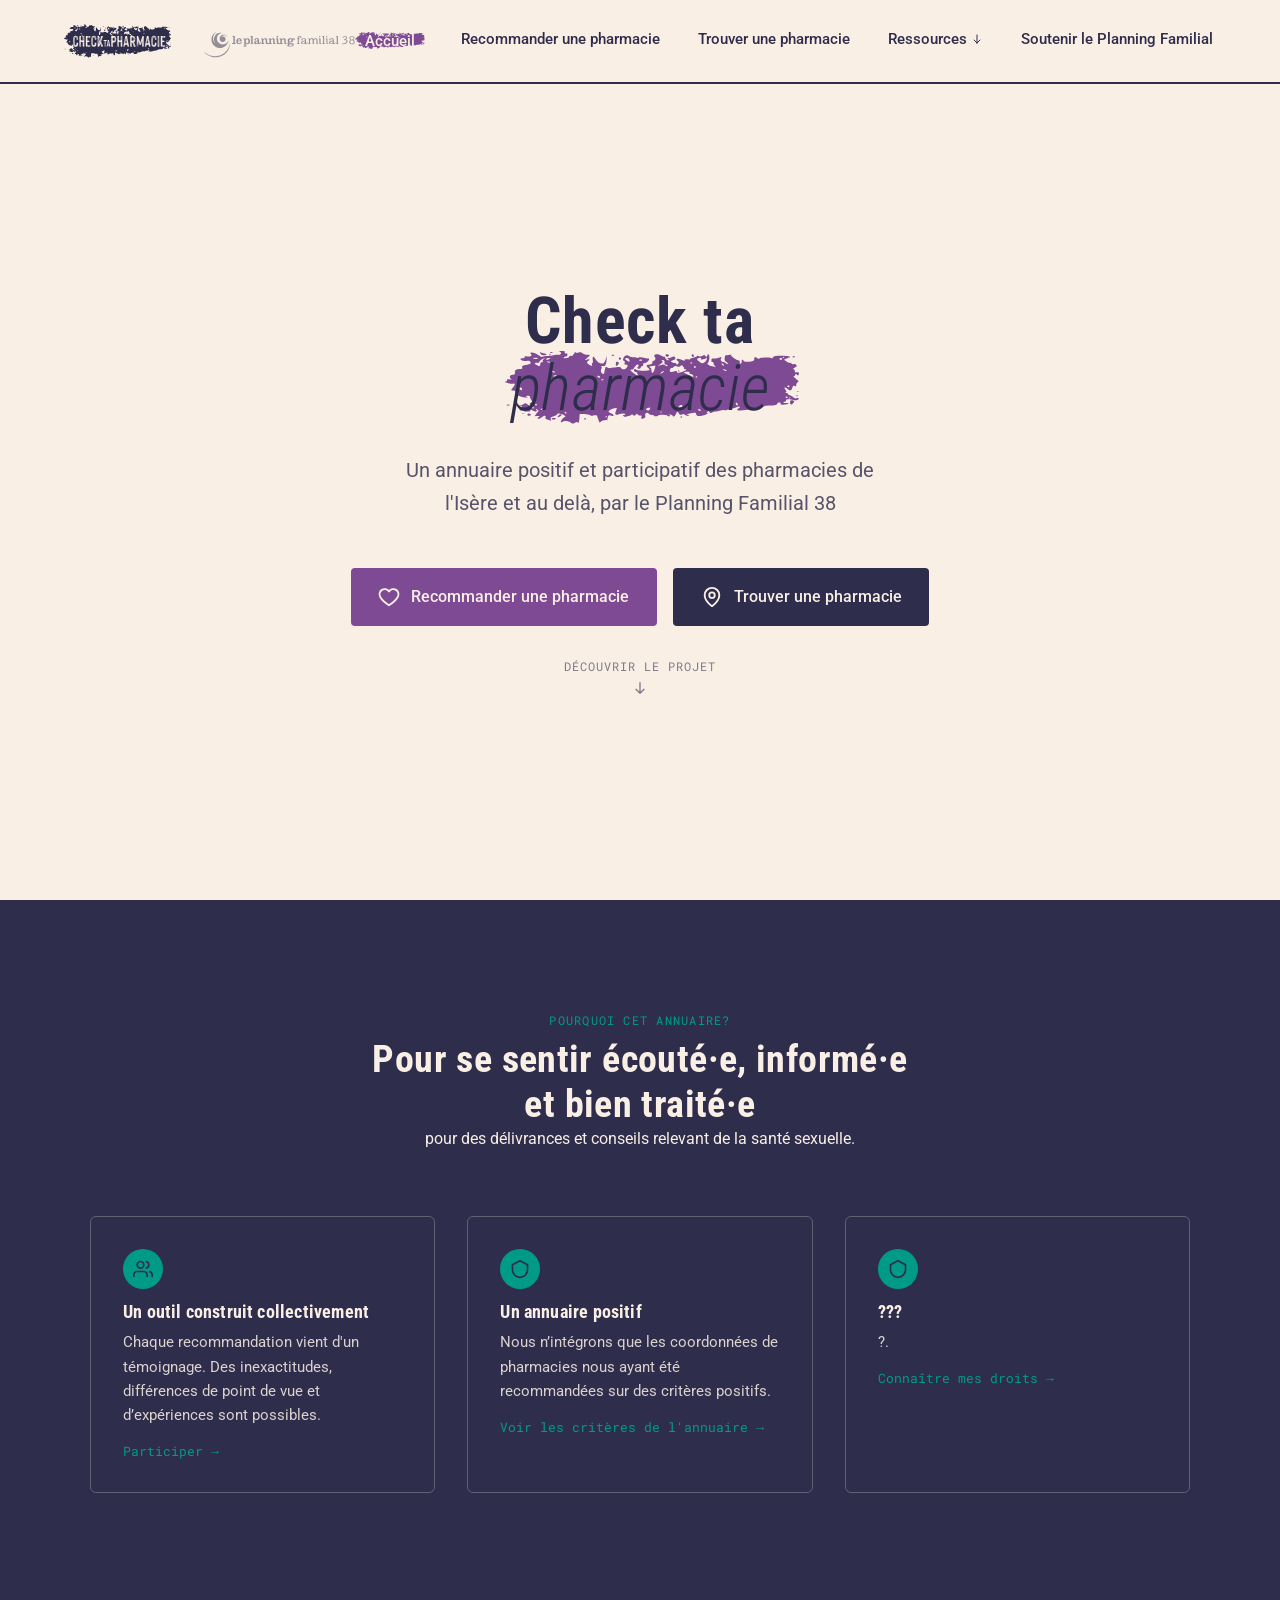
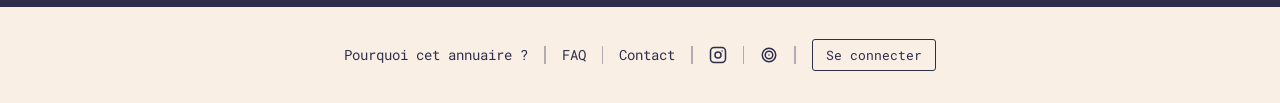
<file: index.html>
<!DOCTYPE html>
<html lang="fr">
<head>
<meta charset="UTF-8">
<meta name="viewport" content="width=device-width, initial-scale=1.0">
<title>Check ta pharmacie — Planning Familial 38</title>
<link rel="preconnect" href="https://fonts.googleapis.com">
<link rel="preconnect" href="https://fonts.gstatic.com" crossorigin>
<link href="https://fonts.googleapis.com/css2?family=Roboto:ital,wght@0,300;0,400;0,500;0,700;1,400&family=Roboto+Condensed:wght@400;600;700&family=Roboto+Mono:wght@400;500&display=swap" rel="stylesheet">
<link rel="stylesheet" href="css/styles.css">
<script src="js/layout.js" defer></script>
</head>
<body>

<!-- ============================================================
     BANDEAU SUPÉRIEUR
     ============================================================ -->
<site-header></site-header>

<!-- ============================================================
     PAGE D'ACCUEIL
     ============================================================ -->
<main id="accueil">
  <section class="hero">
    <h1 class="hero__title">Check ta <span class="chalk chalk--violet">pharmacie</span></h1>
    <p class="hero__subtitle">Un annuaire positif et participatif des pharmacies de l'Isère et au delà, par le Planning Familial 38</p>

    <div class="hero__actions">
      <a class="btn btn--violet" href="recommander.html">
        <svg class="icon" aria-hidden="true"><use href="assets/icons/sprite.svg#icon-heart"></use></svg>
        Recommander une pharmacie
      </a>
      <a class="btn btn--ink" href="trouver.html">
        <svg class="icon" aria-hidden="true"><use href="assets/icons/sprite.svg#icon-pin"></use></svg>
        Trouver une pharmacie
      </a>
    </div>

    <span class="scroll-cue">
      Découvrir le projet
      <svg class="icon" aria-hidden="true"><use href="assets/icons/sprite.svg#icon-chevron-down"></use></svg>
    </span>
  </section>

  <!-- ============================================================
       SECTION RÉVÉLÉE — fond ink / texte crème
       Démontre le composant .bloc réutilisable (icône + titre + texte + lien)
       ============================================================ -->
  <section class="section--ink" id="pourquoi">
    <div class="section__head">
      <span class="section__eyebrow">Pourquoi cet annuaire?</span>
      <h2 class="section__title">Pour se sentir écouté·e, informé·e et bien traité·e</h2>
      <p> pour des délivrances et conseils relevant de la santé sexuelle. </p>
    </div>

    <div class="blocs">
          <article class="bloc">
        <span class="bloc__icon" aria-hidden="true">
          <svg class="icon"><use href="assets/icons/sprite.svg#icon-users"></use></svg>
        </span>
        <h3 class="bloc__title">Un outil construit collectivement</h3>
        <p class="bloc__text">Chaque recommandation vient d'un témoignage. Des inexactitudes, différences de point de vue et d’expériences sont possibles.
</p>
        <a class="bloc__link" href="recommander.html">Participer →</a>
      </article>
      
      <article class="bloc">
        <span class="bloc__icon" aria-hidden="true">
          <svg class="icon"><use href="assets/icons/sprite.svg#icon-shield"></use></svg>
        </span>
        <h3 class="bloc__title">Un annuaire positif</h3>
        <p class="bloc__text">Nous n’intégrons que les coordonnées de pharmacies nous ayant été recommandées sur des critères positifs.</p>
        <a class="bloc__link" href="ressources/criteres.html">Voir les critères de l'annuaire →</a>
      </article>

      <article class="bloc">
        <span class="bloc__icon" aria-hidden="true">
          <svg class="icon"><use href="assets/icons/sprite.svg#icon-shield"></use></svg>
        </span>
        <h3 class="bloc__title">???</h3>
        <p class="bloc__text">?.</p>
        <a class="bloc__link" href="ressources/droits.html">Connaître mes droits →</a>
      </article>
    </div>
  </section>
</main>

<!-- ============================================================
     BANDEAU INFÉRIEUR
     ============================================================ -->
<site-footer></site-footer>


</body>
</html>
</file>
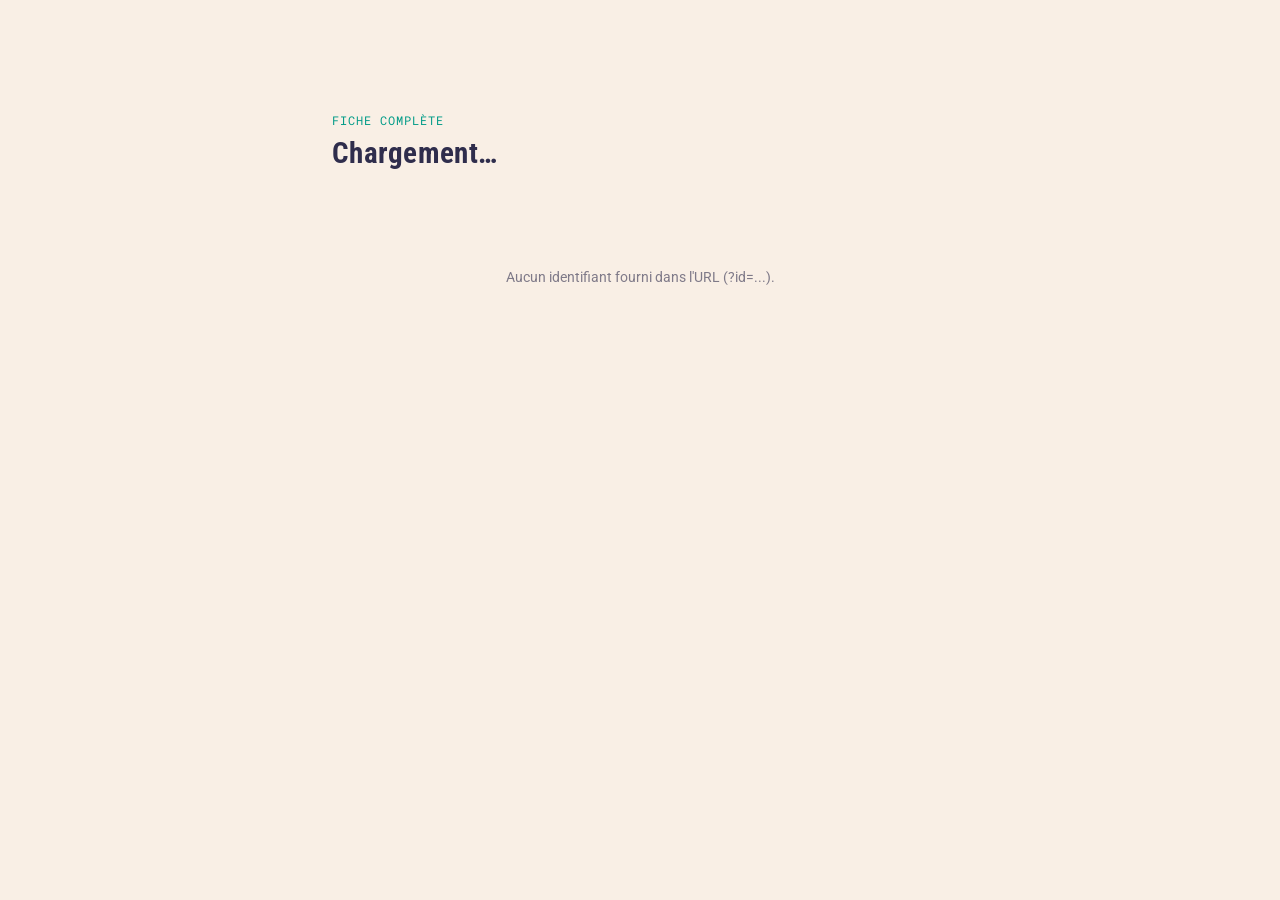
<file: pharmacie-detail.html>
<!DOCTYPE html>
<html lang="fr">
<head>
<meta charset="UTF-8">
<meta name="viewport" content="width=device-width, initial-scale=1.0">
<title>Fiche pharmacie — Administration</title>
<link rel="preconnect" href="https://fonts.googleapis.com">
<link rel="preconnect" href="https://fonts.gstatic.com" crossorigin>
<link href="https://fonts.googleapis.com/css2?family=Roboto:ital,wght@0,300;0,400;0,500;0,700;1,400&family=Roboto+Condensed:wght@400;600;700&family=Roboto+Mono:wght@400;500&display=swap" rel="stylesheet">
<link rel="stylesheet" href="css/styles.css">
<script src="js/pharmacie-detail.js" defer></script>
</head>
<body>

<main>
  <article class="content">
    <header class="content__intro" style="text-align:left;">
      <span class="content__eyebrow">Fiche complète</span>
      <h1 class="content__title" id="fiche-titre" style="font-size:1.8rem;">Chargement…</h1>
    </header>

    <div id="fiche-container" style="overflow-x:auto;"></div>
  </article>
</main>

</body>
</html>
</file>
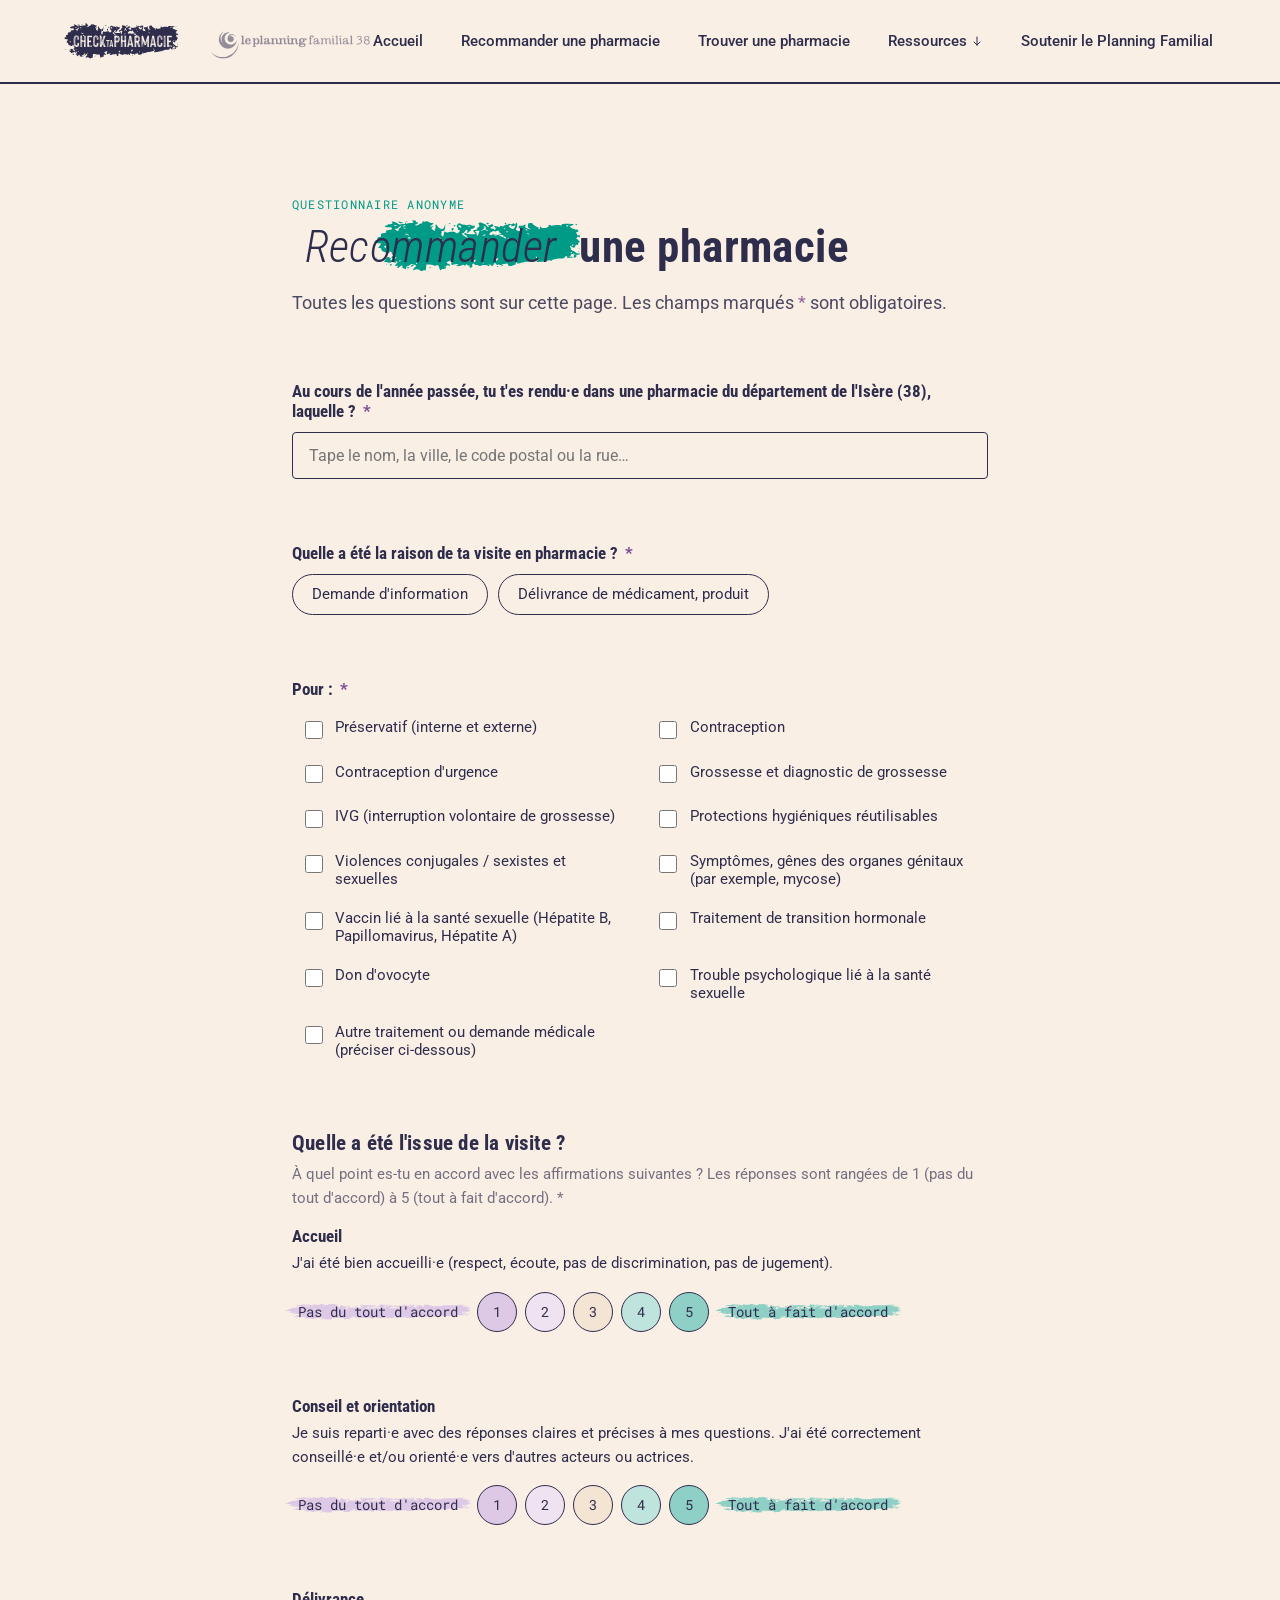
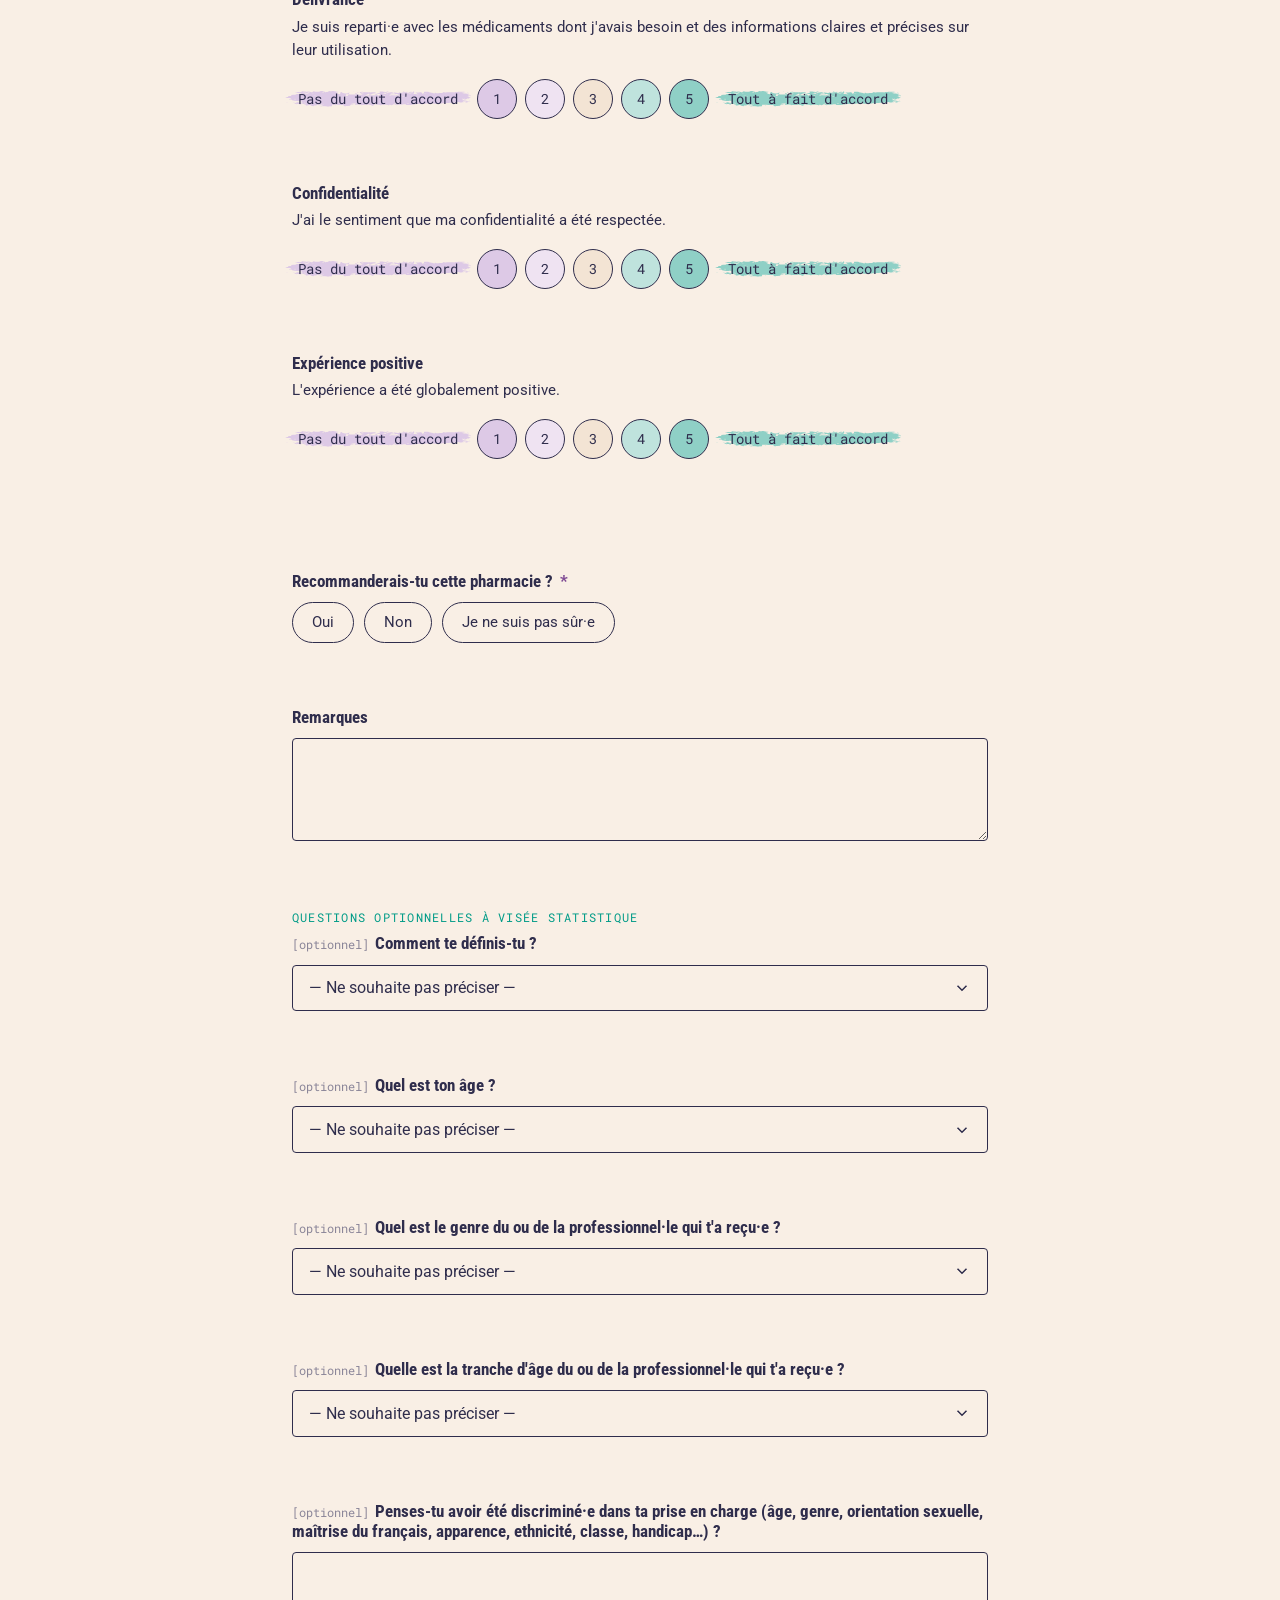
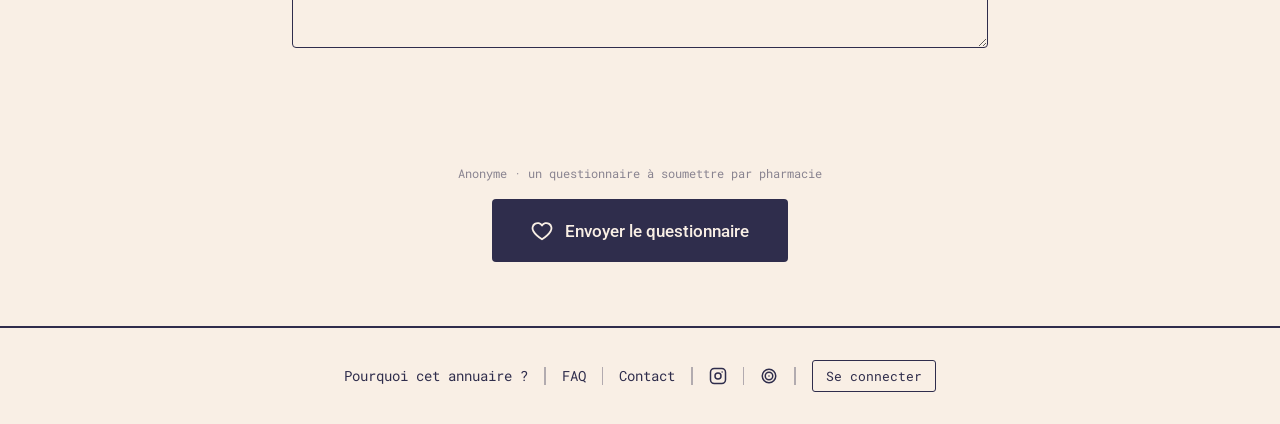
<file: questionnaire.html>
<!DOCTYPE html>
<html lang="fr">
<head>
<meta charset="UTF-8">
<meta name="viewport" content="width=device-width, initial-scale=1.0">
<title>Questionnaire — Recommander une pharmacie — Planning Familial 38</title>
<link rel="preconnect" href="https://fonts.googleapis.com">
<link rel="preconnect" href="https://fonts.gstatic.com" crossorigin>
<link href="https://fonts.googleapis.com/css2?family=Roboto:ital,wght@0,300;0,400;0,500;0,700;1,400&family=Roboto+Condensed:wght@400;600;700&family=Roboto+Mono:wght@400;500&display=swap" rel="stylesheet">
<link rel="stylesheet" href="css/styles.css">
<script src="js/layout.js" defer></script>
<script src="js/questionnaire.js" defer></script>
</head>
<body>

<site-header></site-header>

<main>
  <article class="content" style="max-width:760px;">

    <header class="content__intro">
      <span class="section__eyebrow">Questionnaire anonyme</span>
      <h1 class="content__title"><span class="chalk chalk--teal">Recommander</span>  une pharmacie</h1>
      <p class="content__lead">Toutes les questions sont sur cette page. Les champs marqués <span style="color:var(--violet)">*</span> sont obligatoires.</p>
    </header>

    <div id="form-error" class="form-error" role="alert" hidden>
      Merci de compléter toutes les questions obligatoires (*) avant d'envoyer le questionnaire.
    </div>

<div id="questionnaire-form-wrapper">
      <form id="questionnaire-form" novalidate>

        <!-- Piège à bots — invisible pour un humain, ne pas retirer -->
        <input type="text" name="site_web" id="site_web" autocomplete="off" tabindex="-1"
               style="position:absolute; left:-9999px; width:1px; height:1px; opacity:0;" aria-hidden="true">

        <!-- ============================================================
             PHARMACIE
             ============================================================ -->
        <div class="form-question">
          <label class="form-question__label" for="pharmacie">
            Au cours de l'année passée, tu t'es rendu·e dans une pharmacie du département de l'Isère (38), laquelle&nbsp;?
            <span class="required">*</span>
          </label>
          <input class="form-input" type="text" id="pharmacie" name="pharmacie"
                list="pharmacies-list" autocomplete="off" placeholder="Tape le nom, la ville, le code postal ou la rue…">
          <datalist id="pharmacies-list">
            <!-- Options ajoutées automatiquement depuis assets/data/pharmacies.json -->
          </datalist>
          <input type="hidden" id="pharmacie_id" name="pharmacie_id">
          <p id="pharmacie-non-trouvee" class="form-section__hint" hidden>
          <br>
            Sélectionne bien une pharmacie dans la liste proposée.
          </p>
        </div>

        <!-- ============================================================
             RAISON DE LA VISITE
             ============================================================ -->
<div class="form-question">
  <span class="form-question__label">Quelle a été la raison de ta visite en pharmacie&nbsp;? <span class="required">*</span></span>
  <div class="choice-group">
    <input type="radio" id="raison-information" name="raison" value="information">
    <label for="raison-information">Demande d'information</label>
    <input type="radio" id="raison-delivrance" name="raison" value="delivrance">
    <label for="raison-delivrance">Délivrance de médicament, produit</label>
  </div>

  <p id="desc-information" class="choice-desc" hidden>Tu es venu·e poser une question ou demander un conseil, sans repartir avec un médicament ou un produit particulier.</p>
  <p id="desc-delivrance" class="choice-desc" hidden>Tu es venu·e, avec ou sans ordonnance, pour obtenir un médicament, un produit ou un dispositif, et les informations nécessaires pour l'utiliser.</p>
</div>

<script>
  document.querySelectorAll('input[name="raison"]').forEach(input => {
    input.addEventListener('change', () => {
      document.querySelectorAll('.choice-desc').forEach(d => d.hidden = true);
      document.getElementById(`desc-${input.value}`).hidden = false;
    });
  });
</script>

        <!-- ============================================================
             POUR (motifs, choix multiple)
             ============================================================ -->
        <div class="form-question">
          <span class="form-question__label">Pour&nbsp;: <span class="required">*</span></span>
          <div class="checkbox-grid">
            <label><input type="checkbox" name="pour" value="preservatif"> Préservatif (interne et externe)</label>
            <label><input type="checkbox" name="pour" value="contraception"> Contraception</label>
            <label><input type="checkbox" name="pour" value="contraception_urgence"> Contraception d'urgence</label>
            <label><input type="checkbox" name="pour" value="grossesse"> Grossesse et diagnostic de grossesse</label>
            <label><input type="checkbox" name="pour" value="ivg"> IVG (interruption volontaire de grossesse)</label>
            <label><input type="checkbox" name="pour" value="protections_reutilisables"> Protections hygiéniques réutilisables</label>
            <label><input type="checkbox" name="pour" value="violences"> Violences conjugales / sexistes et sexuelles</label>
            <label><input type="checkbox" name="pour" value="symptomes"> Symptômes, gênes des organes génitaux (par exemple, mycose)</label>
            <label><input type="checkbox" name="pour" value="vaccin"> Vaccin lié à la santé sexuelle (Hépatite B, Papillomavirus, Hépatite A)</label>
            <label><input type="checkbox" name="pour" value="transition_hormonale"> Traitement de transition hormonale</label>
            <label><input type="checkbox" name="pour" value="don_ovocyte"> Don d'ovocyte</label>
            <label><input type="checkbox" name="pour" value="trouble_psy"> Trouble psychologique lié à la santé sexuelle</label>
            <label><input type="checkbox" name="pour" value="autre"> Autre traitement ou demande médicale (préciser ci-dessous)</label>
          </div>
          <div class="form-question__reveal" id="pour-autre-champ" hidden>
            <input class="form-input" type="text" name="pour_autre_texte" placeholder="Précise ici">
          </div>
        </div>

        <!-- ============================================================
             ÉCHELLE — issue de la visite
             ============================================================ -->
        <div class="form-section">
          <h2 class="form-section__title">Quelle a été l'issue de la visite&nbsp;?</h2>
          <p class="form-section__hint">À quel point es-tu en accord avec les affirmations suivantes&nbsp;? Les réponses sont rangées de 1 (pas du tout d'accord) à 5 (tout à fait d'accord).  <span class="required">*</span></p>

          <div class="form-question">
            <span class="form-question__label">Accueil</span>
            <p class="form-question__desc">J'ai été bien accueilli·e (respect, écoute, pas de discrimination, pas de jugement).</p>
            <div class="scale">
              <span class="scale__end">Pas du tout d'accord</span>
              <div class="scale__options">
                <span class="scale__opt--1"><input type="radio" id="accueil-1" name="scale-accueil" value="1"><label for="accueil-1">1</label></span>
                <span class="scale__opt--2"><input type="radio" id="accueil-2" name="scale-accueil" value="2"><label for="accueil-2">2</label></span>
                <span class="scale__opt--3"><input type="radio" id="accueil-3" name="scale-accueil" value="3"><label for="accueil-3">3</label></span>
                <span class="scale__opt--4"><input type="radio" id="accueil-4" name="scale-accueil" value="4"><label for="accueil-4">4</label></span>
                <span class="scale__opt--5"><input type="radio" id="accueil-5" name="scale-accueil" value="5"><label for="accueil-5">5</label></span>
              </div>
              <span class="scale__end scale__end--right">Tout à fait d'accord</span>
            </div>
          </div>

          <div class="form-question">
            <span class="form-question__label">Conseil et orientation</span>
            <p class="form-question__desc">Je suis reparti·e avec des réponses claires et précises à mes questions. J'ai été correctement conseillé·e et/ou orienté·e vers d'autres acteurs ou actrices.</p>
            <div class="scale">
              <span class="scale__end">Pas du tout d'accord</span>
              <div class="scale__options">
                <span class="scale__opt--1"><input type="radio" id="conseil-1" name="scale-conseil" value="1"><label for="conseil-1">1</label></span>
                <span class="scale__opt--2"><input type="radio" id="conseil-2" name="scale-conseil" value="2"><label for="conseil-2">2</label></span>
                <span class="scale__opt--3"><input type="radio" id="conseil-3" name="scale-conseil" value="3"><label for="conseil-3">3</label></span>
                <span class="scale__opt--4"><input type="radio" id="conseil-4" name="scale-conseil" value="4"><label for="conseil-4">4</label></span>
                <span class="scale__opt--5"><input type="radio" id="conseil-5" name="scale-conseil" value="5"><label for="conseil-5">5</label></span>
              </div>
              <span class="scale__end scale__end--right">Tout à fait d'accord</span>
            </div>
          </div>

          <div class="form-question">
            <span class="form-question__label">Délivrance</span>
            <p class="form-question__desc">Je suis reparti·e avec les médicaments dont j'avais besoin et des informations claires et précises sur leur utilisation.</p>
            <div class="scale">
              <span class="scale__end">Pas du tout d'accord</span>
              <div class="scale__options">
                <span class="scale__opt--1"><input type="radio" id="delivrance-1" name="scale-delivrance" value="1"><label for="delivrance-1">1</label></span>
                <span class="scale__opt--2"><input type="radio" id="delivrance-2" name="scale-delivrance" value="2"><label for="delivrance-2">2</label></span>
                <span class="scale__opt--3"><input type="radio" id="delivrance-3" name="scale-delivrance" value="3"><label for="delivrance-3">3</label></span>
                <span class="scale__opt--4"><input type="radio" id="delivrance-4" name="scale-delivrance" value="4"><label for="delivrance-4">4</label></span>
                <span class="scale__opt--5"><input type="radio" id="delivrance-5" name="scale-delivrance" value="5"><label for="delivrance-5">5</label></span>
              </div>
              <span class="scale__end scale__end--right">Tout à fait d'accord</span>
            </div>
          </div>

          <div class="form-question">
            <span class="form-question__label">Confidentialité</span>
            <p class="form-question__desc">J'ai le sentiment que ma confidentialité a été respectée.</p>
            <div class="scale">
              <span class="scale__end">Pas du tout d'accord</span>
              <div class="scale__options">
                <span class="scale__opt--1"><input type="radio" id="confidentialite-1" name="scale-confidentialite" value="1"><label for="confidentialite-1">1</label></span>
                <span class="scale__opt--2"><input type="radio" id="confidentialite-2" name="scale-confidentialite" value="2"><label for="confidentialite-2">2</label></span>
                <span class="scale__opt--3"><input type="radio" id="confidentialite-3" name="scale-confidentialite" value="3"><label for="confidentialite-3">3</label></span>
                <span class="scale__opt--4"><input type="radio" id="confidentialite-4" name="scale-confidentialite" value="4"><label for="confidentialite-4">4</label></span>
                <span class="scale__opt--5"><input type="radio" id="confidentialite-5" name="scale-confidentialite" value="5"><label for="confidentialite-5">5</label></span>
              </div>
              <span class="scale__end scale__end--right">Tout à fait d'accord</span>
            </div>
          </div>

          <div class="form-question">
            <span class="form-question__label">Expérience positive</span>
            <p class="form-question__desc">L'expérience a été globalement positive.</p>
            <div class="scale">
              <span class="scale__end">Pas du tout d'accord</span>
              <div class="scale__options">
                <span class="scale__opt--1"><input type="radio" id="experience-1" name="scale-experience" value="1"><label for="experience-1">1</label></span>
                <span class="scale__opt--2"><input type="radio" id="experience-2" name="scale-experience" value="2"><label for="experience-2">2</label></span>
                <span class="scale__opt--3"><input type="radio" id="experience-3" name="scale-experience" value="3"><label for="experience-3">3</label></span>
                <span class="scale__opt--4"><input type="radio" id="experience-4" name="scale-experience" value="4"><label for="experience-4">4</label></span>
                <span class="scale__opt--5"><input type="radio" id="experience-5" name="scale-experience" value="5"><label for="experience-5">5</label></span>
              </div>
              <span class="scale__end scale__end--right">Tout à fait d'accord</span>
            </div>
          </div>
        </div>

        <!-- ============================================================
             RECOMMANDATION + REMARQUES
             ============================================================ -->
        <div class="form-question">
          <span class="form-question__label">Recommanderais-tu cette pharmacie&nbsp;? <span class="required">*</span></span>
          <div class="choice-group">
            <input type="radio" id="recommande-oui" name="recommande" value="oui">
            <label for="recommande-oui">Oui</label>
            <input type="radio" id="recommande-non" name="recommande" value="non">
            <label for="recommande-non">Non</label>
            <input type="radio" id="recommande-pas-sur" name="recommande" value="pas_sur">
            <label for="recommande-pas-sur">Je ne suis pas sûr·e</label>
          </div>
        </div>

        <div class="form-question">
          <label class="form-question__label" for="remarques">Remarques</label>
          <textarea class="form-textarea" id="remarques" name="remarques" rows="4"></textarea>
        </div>

        <!-- ============================================================
             QUESTIONS OPTIONNELLES — STATISTIQUES
             ============================================================ -->
        <div class="form-section">
<!--           <h2 class="form-section__title">Questions optionnelles à visée statistique</h2> -->
                <span class="section__eyebrow">Questions optionnelles à visée statistique</span>


          <div class="form-question">
            <label class="form-question__label" for="genre"> <span class="form-question__optional">[optionnel]</span>Comment te définis-tu&nbsp;?</label>
            <select class="form-select" id="genre" name="genre">
              <option value="">— Ne souhaite pas préciser —</option>
              <option value="femme">Femme</option>
              <option value="homme">Homme</option>
              <option value="non_binaire">Non binaire</option>
              <option value="trans_masculin">Personne trans masculine</option>
              <option value="trans_feminine">Personne trans féminine</option>
              <option value="sans_reponse">Ne souhaite pas répondre</option>
            </select>
          </div>

          <div class="form-question">
            <label class="form-question__label" for="age"><span class="form-question__optional">[optionnel]</span>Quel est ton âge&nbsp;?</label>
            <select class="form-select" id="age" name="age">
              <option value="">— Ne souhaite pas préciser —</option>
              <option value="-15">Moins de 15 ans</option>
              <option value="15-18">15 – 18 ans</option>
              <option value="18-26">18 – 26 ans</option>
              <option value="27-40">27 – 40 ans</option>
              <option value="41-55">41 – 55 ans</option>
              <option value="56-65">56 – 65 ans</option>
              <option value="66-85">66 – 85 ans</option>
            </select>
          </div>

          <div class="form-question">
            <label class="form-question__label" for="genre_pro"><span class="form-question__optional">[optionnel]</span>Quel est le genre du ou de la professionnel·le qui t'a reçu·e&nbsp;?</label>
            <select class="form-select" id="genre_pro" name="genre_pro">
              <option value="">— Ne souhaite pas préciser —</option>
              <option value="femme">Femme</option>
              <option value="homme">Homme</option>
              <option value="pas_sur">Je ne suis pas sûr·e</option>
              <option value="ne_se_souvient_pas">Je ne me souviens pas</option>
            </select>
          </div>

          <div class="form-question">
            <label class="form-question__label" for="age_pro"><span class="form-question__optional">[optionnel]</span>Quelle est la tranche d'âge du ou de la professionnel·le qui t'a reçu·e&nbsp;?</label>
            <select class="form-select" id="age_pro" name="age_pro">
              <option value="">— Ne souhaite pas préciser —</option>
              <option value="20-30">20 – 30 ans</option>
              <option value="30-40">30 – 40 ans</option>
              <option value="50-65">50 – 65 ans</option>
            </select>
          </div>

          <div class="form-question">
            <label class="form-question__label" for="discrimination"><span class="form-question__optional">[optionnel]</span>Penses-tu avoir été discriminé·e dans ta prise en charge (âge, genre, orientation sexuelle, maîtrise du français, apparence, ethnicité, classe, handicap…)&nbsp;?</label>
            <textarea class="form-textarea" id="discrimination" name="discrimination" rows="3"></textarea>
          </div>
        </div>
        
        <div id="form-send-error" class="form-error" role="alert" hidden>
          L'envoi a échoué. Vérifie ta connexion et réessaie — tes réponses sont toujours dans le formulaire.
        </div>

        <div class="content__cta">
                  <p class="content__cta-note">Anonyme · un questionnaire à soumettre par pharmacie</p>
          <button class="btn btn--ink btn--lg" type="submit">
            <svg class="icon" aria-hidden="true"><use href="assets/icons/sprite.svg#icon-heart"></use></svg>
            Envoyer le questionnaire
          </button>
        </div>

      </form>
    </div>

    <!-- ============================================================
         PAGE DE FIN
         ============================================================ -->
    <div id="questionnaire-confirmation" class="form-confirmation" hidden>
      <svg class="icon" aria-hidden="true"><use href="assets/icons/sprite.svg#icon-hear"></use></svg>
      <h1 class="content__title">Merci&nbsp;!</h1>
      <p class="content__lead">Ta réponse a bien été envoyée. N'oublie pas que tu as des <a href="#droits.html">droits</a> </p>
      <div class="content__cta">
        <a class="btn btn--outline" href="index.html">Retour à l'accueil</a>
      </div>
    </div>

  </article>
</main>

<site-footer></site-footer>

</body>
</html>
</file>
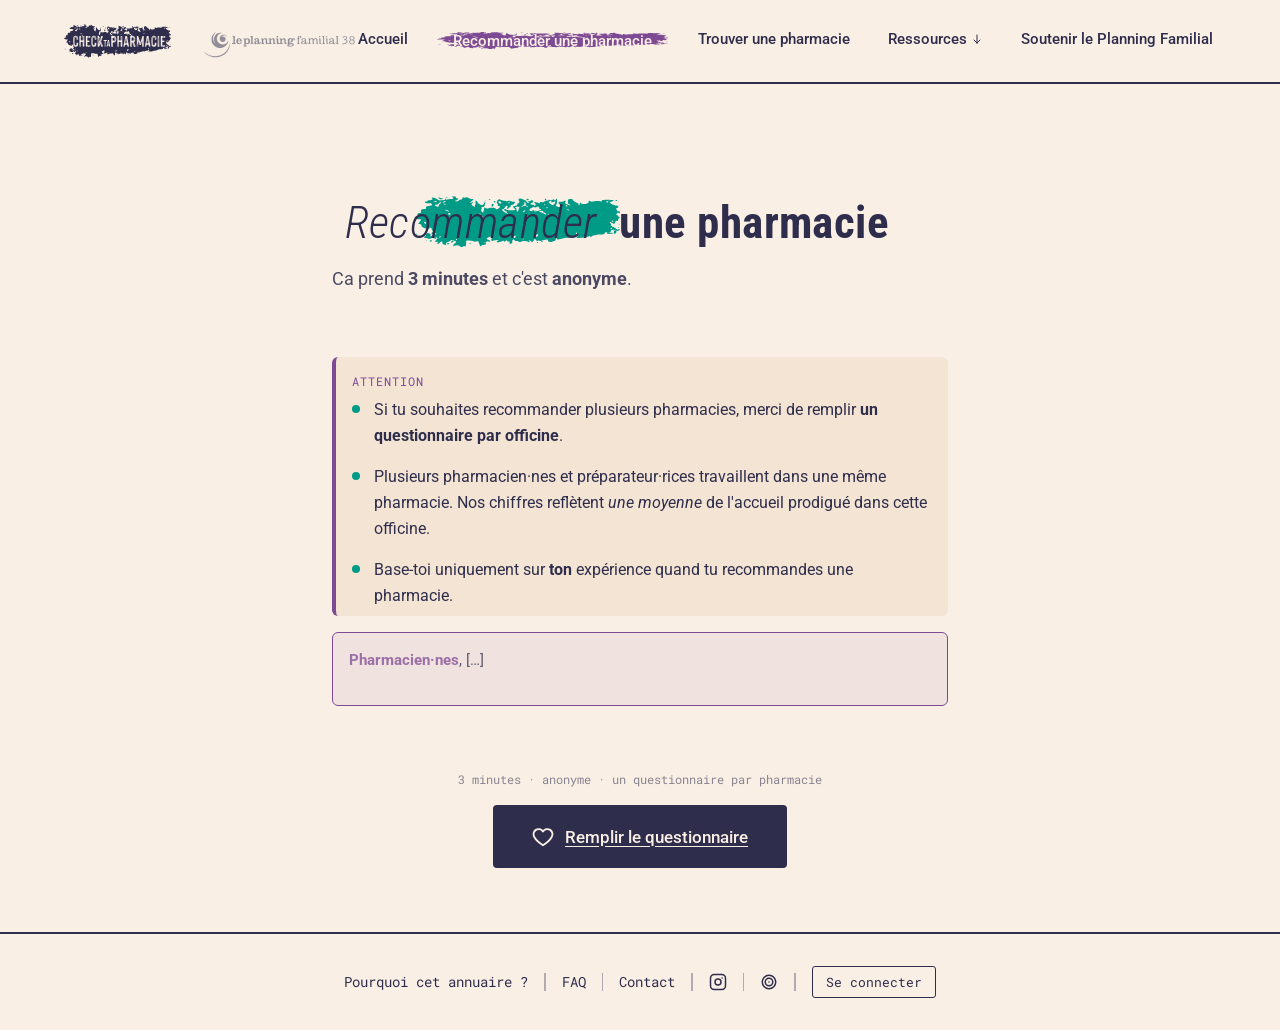
<file: recommander.html>
<!DOCTYPE html>
<html lang="fr">
<head>
<meta charset="UTF-8">
<meta name="viewport" content="width=device-width, initial-scale=1.0">
<title>Recommander une pharmacie — Planning Familial 38</title>
<link rel="preconnect" href="https://fonts.googleapis.com">
<link rel="preconnect" href="https://fonts.gstatic.com" crossorigin>
<link href="https://fonts.googleapis.com/css2?family=Roboto:ital,wght@0,300;0,400;0,500;0,700;1,400&family=Roboto+Condensed:wght@400;600;700&family=Roboto+Mono:wght@400;500&display=swap" rel="stylesheet">
<link rel="stylesheet" href="css/styles.css">
<script src="js/layout.js" defer></script>
</head>
<body>

<!-- ============================================================
     BANDEAU SUPÉRIEUR
     ============================================================ -->
<site-header></site-header>

<!-- ============================================================
     PAGE TEXTE — intro avant le questionnaire
     ============================================================ -->
<main>
  <article class="content">

    <header class="content__intro">
<!--       <span class="section__eyebrow">Contribuer à l'annuai re</span> -->
      <h1 class="content__title"><span class="chalk chalk--teal">Recommander</span> une pharmacie</h1>
      <p class="content__lead">
      Ca prend <strong>3 minutes </strong> et c'est <strong>anonyme</strong>.</p>
      
    </header>

    <div class="content__card">
      <span class="content__notice">Attention</span>
      <ul>
        <li>Si tu souhaites recommander plusieurs pharmacies, merci de remplir <strong>un questionnaire par officine</strong>.</li>
        <li>Plusieurs pharmacien·nes et préparateur·rices travaillent dans une même pharmacie. Nos chiffres reflètent <i>une moyenne</i> de l'accueil prodigué dans cette officine.</li>
<!--         <li>Aucun lieu n'est idéal&nbsp;: même s'il ne correspond pas exactement à tous les critères, envoie-nous quand même le questionnaire.</li> -->
        <li>Base-toi uniquement sur <strong>ton</strong> expérience quand tu recommandes une pharmacie.</li>
      </ul>
    </div>

<!--    <div class="content__callout">
      <p><strong>Pharmacien·nes</strong>, nous vous demandons de ne pas utiliser cette liste pour faire votre publicité. Si vous trouvez votre officine sur cet annuaire, c'est que vous avez permis à une personne de se sentir écoutée, informée et globalement bien traitée pour des conseils ou délivrances relevant de la santé sexuelle. Si vous voulez être retiré·es de notre annuaire, rendez-vous <a href="ressources/pharmacienne.html">ici</a>.</p>
    </div>-->
    
    <div class="content__callout" id="callout-pharmaciens" tabindex="0" role="button" aria-expanded="false"
     style="cursor:pointer;">
  <p>
    <strong>Pharmacien·nes</strong>, 
    <span class="callout__suite" hidden> nous vous demandons de ne pas utiliser cette liste pour faire votre publicité. Si vous voulez être retiré·es de notre annuaire, rendez-vous <a href="ressources/pharmacienne.html">ici</a>..</span>
    <span class="callout__ellipsis">[…]</span>
  </p>
</div>

<script>
  document.getElementById('callout-pharmaciens').addEventListener('click', function(e){
    if(e.target.tagName === 'A') return; // laisse le lien fonctionner normalement une fois déplié
    const suite = this.querySelector('.callout__suite');
    const ellipsis = this.querySelector('.callout__ellipsis');
    const ouvert = !suite.hidden;
    suite.hidden = ouvert;
    ellipsis.hidden = !ouvert;
    this.setAttribute('aria-expanded', String(!ouvert));
  });
</script>

    <div class="content__cta">
          <p class="content__cta-note">3 minutes · anonyme · un questionnaire par pharmacie</p>

      <a class="btn btn--ink btn--lg" href="questionnaire.html">
        <svg class="icon" aria-hidden="true"><use href="assets/icons/sprite.svg#icon-heart"></use></svg>
        Remplir le questionnaire
      </a>
    </div>

  </article>
</main>

<!-- ============================================================
     BANDEAU INFÉRIEUR
     ============================================================ -->
<site-footer></site-footer>

</body>
</html>
</file>
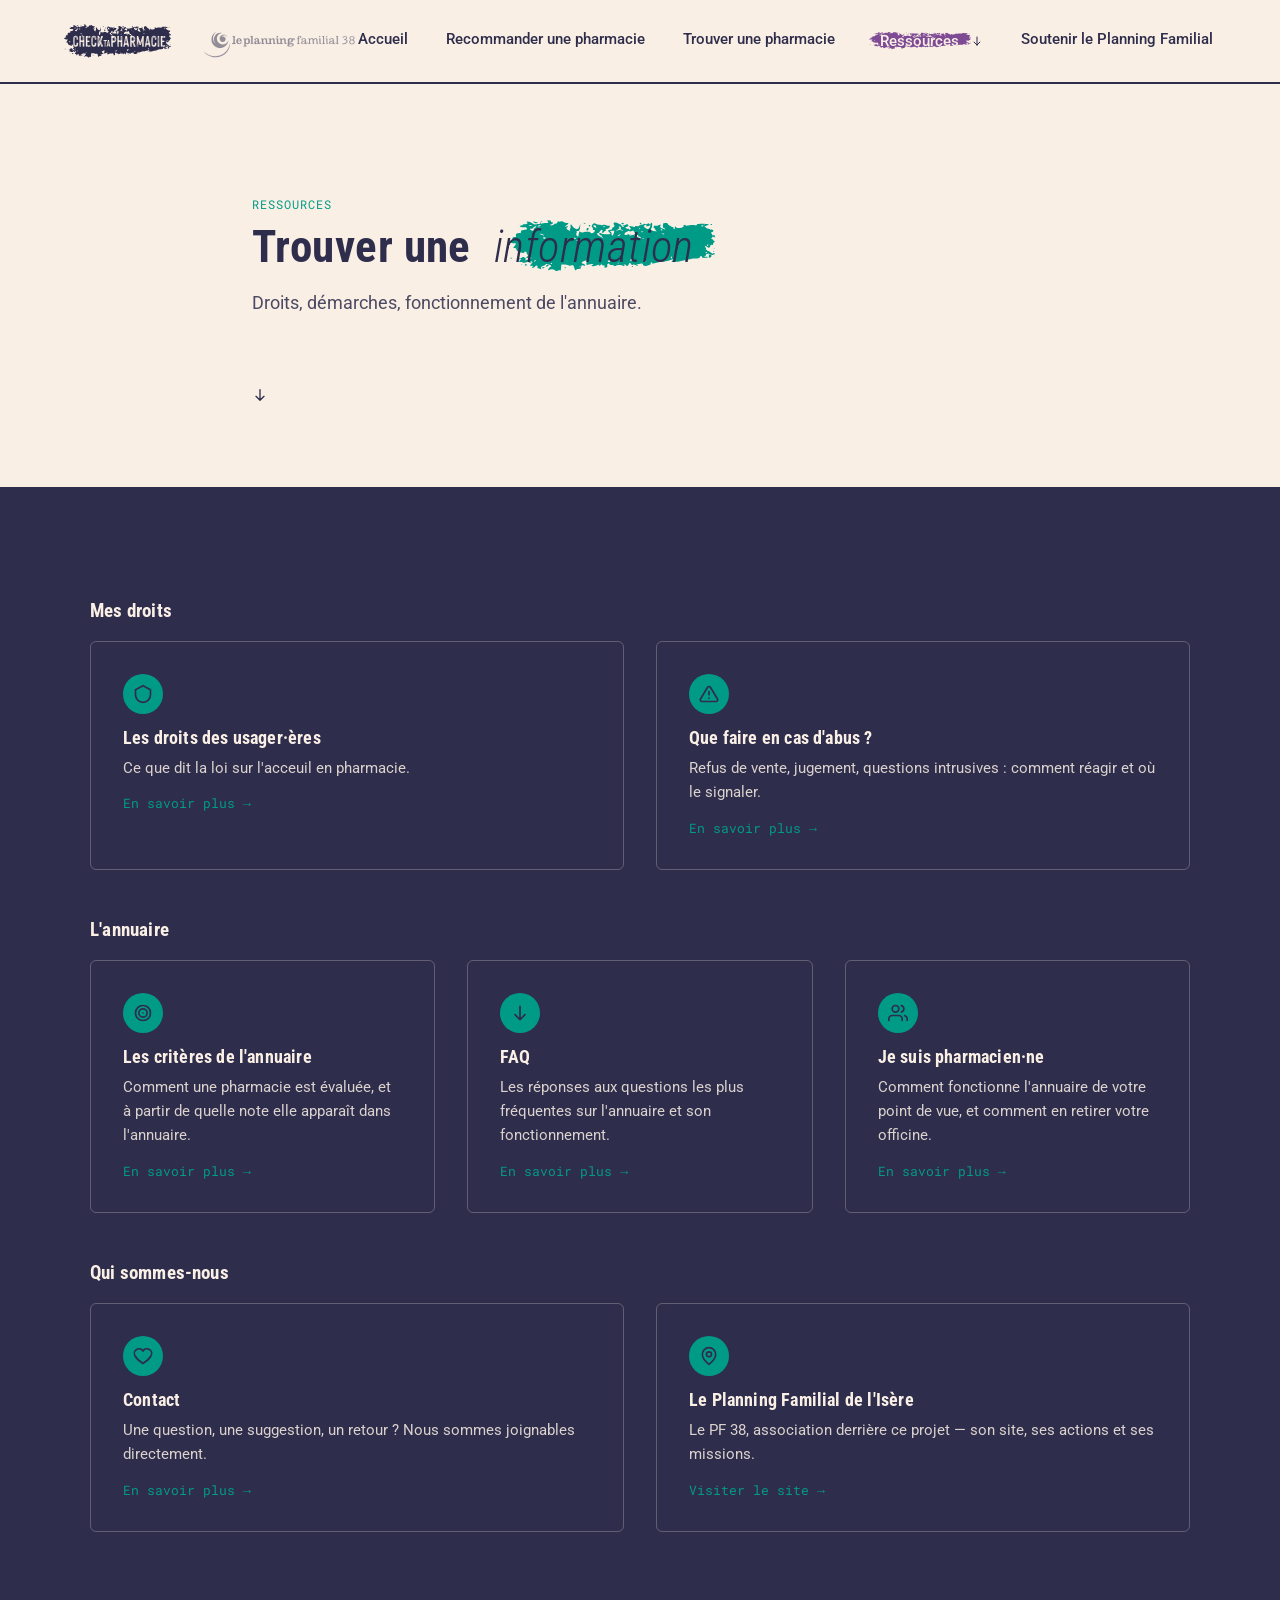
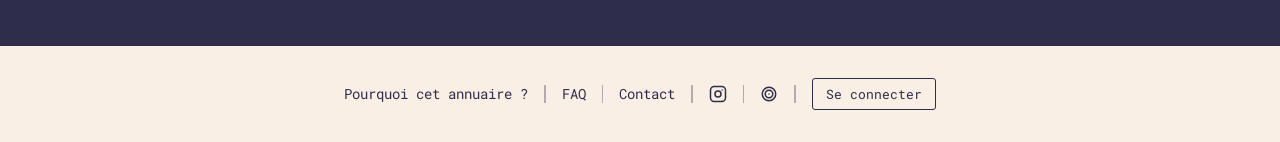
<file: ressources.html>
<!DOCTYPE html>
<html lang="fr">
<head>
<meta charset="UTF-8">
<meta name="viewport" content="width=device-width, initial-scale=1.0">
<title>Ressources - Checktapharmacie</title>
<link rel="preconnect" href="https://fonts.googleapis.com">
<link rel="preconnect" href="https://fonts.gstatic.com" crossorigin>
<link href="https://fonts.googleapis.com/css2?family=Roboto:ital,wght@0,300;0,400;0,500;0,700;1,400&family=Roboto+Condensed:wght@400;600;700&family=Roboto+Mono:wght@400;500&display=swap" rel="stylesheet">
<link rel="stylesheet" href="css/styles.css">
<script src="js/layout.js" defer></script>
</head>
<body>
<site-header></site-header>

<main>
  <article class="content" style="max-width:840px;">
    <header class="content__intro">
      <span class="content__eyebrow">Ressources</span>
      <h1 class="content__title">Trouver une <span class="chalk chalk--teal">information</span></h1>
      <p class="content__lead">Droits, démarches, fonctionnement de l'annuaire.</p>
    </header>
    <p><svg class="icon" aria-hidden="true"><use href="assets/icons/sprite.svg#icon-chevron-down"></use></svg></p>
  </article>
  

  <!-- ============================================================
       LIENS — regroupés comme dans le menu déroulant
       ============================================================ -->
  <section class="section--ink">

    <h2 class="section__title" style="font-size:1.2rem; max-width:1100px; margin:0 auto 1.2rem;">Mes droits</h2>
    <div class="blocs" style="margin-bottom:3rem;">
      <article class="bloc">
        <span class="bloc__icon" aria-hidden="true">
          <svg class="icon"><use href="assets/icons/sprite.svg#icon-shield"></use></svg>
        </span>
        <h3 class="bloc__title">Les droits des usager·ères</h3>
        <p class="bloc__text">Ce que dit la loi sur l'acceuil en pharmacie.</p>
        <a class="bloc__link" href="ressources/droits.html">En savoir plus →</a>
      </article>

      <article class="bloc">
        <span class="bloc__icon" aria-hidden="true">
          <svg class="icon"><use href="assets/icons/sprite.svg#icon-alert"></use></svg>
        </span>
        <h3 class="bloc__title">Que faire en cas d'abus ?</h3>
        <p class="bloc__text">Refus de vente, jugement, questions intrusives : comment réagir et où le signaler.</p>
        <a class="bloc__link" href="ressources/abus.html">En savoir plus →</a>
      </article>
    </div>

    <h2 class="section__title" style="font-size:1.2rem; max-width:1100px; margin:0 auto 1.2rem;">L'annuaire</h2>
    <div class="blocs" style="margin-bottom:3rem;">
      <article class="bloc">
        <span class="bloc__icon" aria-hidden="true">
          <svg class="icon"><use href="assets/icons/sprite.svg#icon-bullseye"></use></svg>
        </span>
        <h3 class="bloc__title">Les critères de l'annuaire</h3>
        <p class="bloc__text">Comment une pharmacie est évaluée, et à partir de quelle note elle apparaît dans l'annuaire.</p>
        <a class="bloc__link" href="ressources/criteres.html">En savoir plus →</a>
      </article>

      <article class="bloc">
        <span class="bloc__icon" aria-hidden="true">
          <svg class="icon"><use href="assets/icons/sprite.svg#icon-chevron-down"></use></svg>
        </span>
        <h3 class="bloc__title">FAQ</h3>
        <p class="bloc__text">Les réponses aux questions les plus fréquentes sur l'annuaire et son fonctionnement.</p>
        <a class="bloc__link" href="ressources/faq.html">En savoir plus →</a>
      </article>

      <article class="bloc">
        <span class="bloc__icon" aria-hidden="true">
          <svg class="icon"><use href="assets/icons/sprite.svg#icon-users"></use></svg>
        </span>
        <h3 class="bloc__title">Je suis pharmacien·ne</h3>
        <p class="bloc__text">Comment fonctionne l'annuaire de votre point de vue, et comment en retirer votre officine.</p>
        <a class="bloc__link" href="ressources/pharmacien.html">En savoir plus →</a>
      </article>
    </div>

    <h2 class="section__title" style="font-size:1.2rem; max-width:1100px; margin:0 auto 1.2rem;">Qui sommes-nous</h2>
    <div class="blocs">
      <article class="bloc">
        <span class="bloc__icon" aria-hidden="true">
          <svg class="icon"><use href="assets/icons/sprite.svg#icon-heart"></use></svg>
        </span>
        <h3 class="bloc__title">Contact</h3>
        <p class="bloc__text">Une question, une suggestion, un retour ? Nous sommes joignables directement.</p>
        <a class="bloc__link" href="ressources/contact.html">En savoir plus →</a>
      </article>

      <article class="bloc">
        <span class="bloc__icon" aria-hidden="true">
          <svg class="icon"><use href="assets/icons/sprite.svg#icon-pin"></use></svg>
        </span>
        <h3 class="bloc__title">Le Planning Familial de l'Isère</h3>
        <p class="bloc__text">Le PF 38, association derrière ce projet — son site, ses actions et ses missions.</p>
        <a class="bloc__link" href="https://www.planning-familial.org/fr/leplanning38" target="_blank" rel="noopener">Visiter le site →</a>
      </article>
    </div>

  </section>
</main>

<site-footer></site-footer>

</body>
</html>
</file>
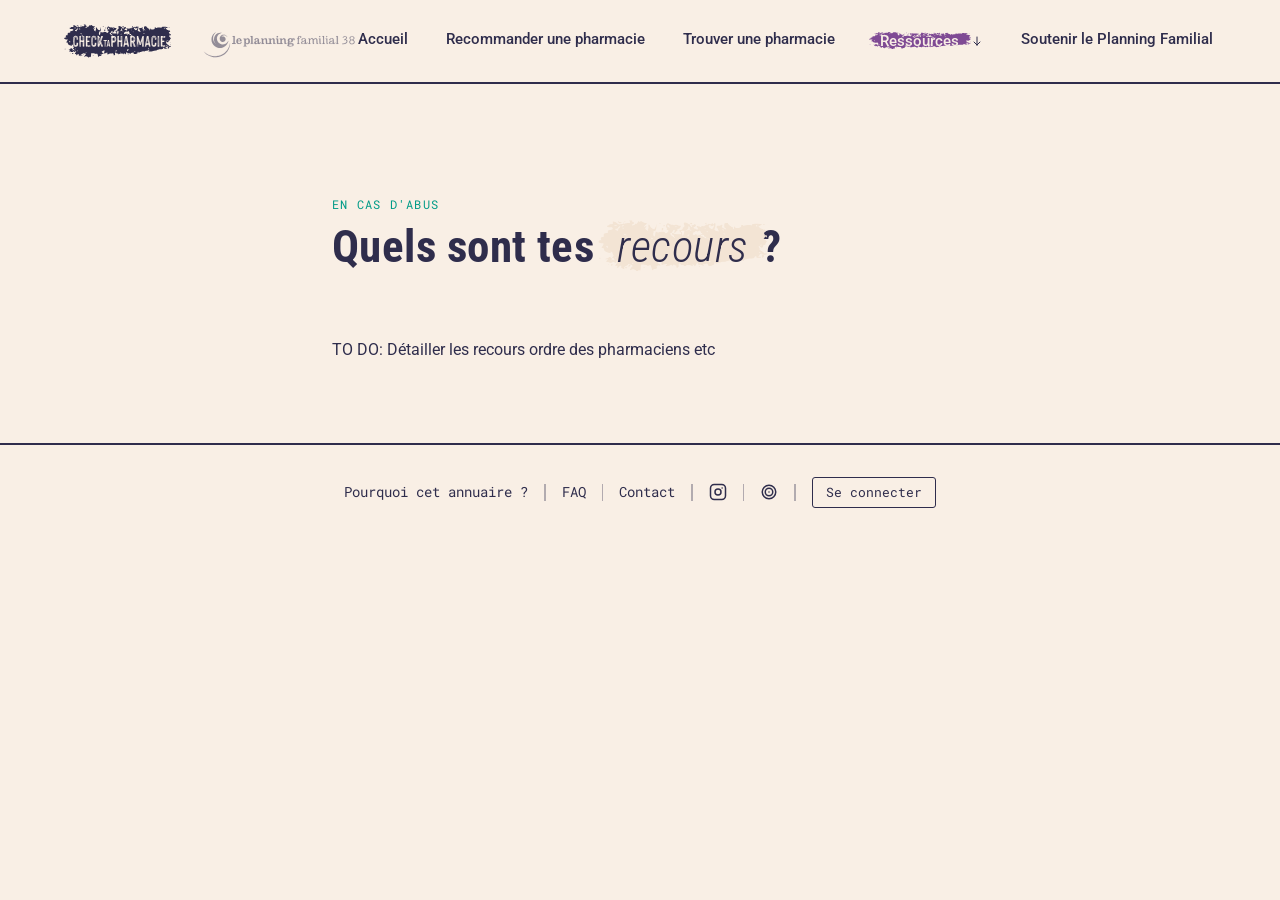
<file: ressources/abus.html>
<!DOCTYPE html>
<html lang="fr">
<head>
<meta charset="UTF-8">
<meta name="viewport" content="width=device-width, initial-scale=1.0">
<title>Je suis une pharmacien·ne — Planning Familial 38</title>
<link rel="preconnect" href="https://fonts.googleapis.com">
<link rel="preconnect" href="https://fonts.gstatic.com" crossorigin>
<link href="https://fonts.googleapis.com/css2?family=Roboto:ital,wght@0,300;0,400;0,500;0,700;1,400&family=Roboto+Condensed:wght@400;600;700&family=Roboto+Mono:wght@400;500&display=swap" rel="stylesheet">
<link rel="stylesheet" href="../css/styles.css">
<script src="../js/layout.js" defer></script>
</head>
<body>

<site-header></site-header>

<main>
  <article class="content">

    <header class="content__intro">
      <span class="section__eyebrow">En cas d'abus</span>
      <h1 class="content__title">Quels sont tes <span class="chalk chalk--dark-cream">recours</span>?</h1>      
    </header>
    <p>TO DO: Détailler les recours ordre des pharmaciens etc</p>



  </article>
</main>

<site-footer></site-footer>

</body>
</html>
</file>
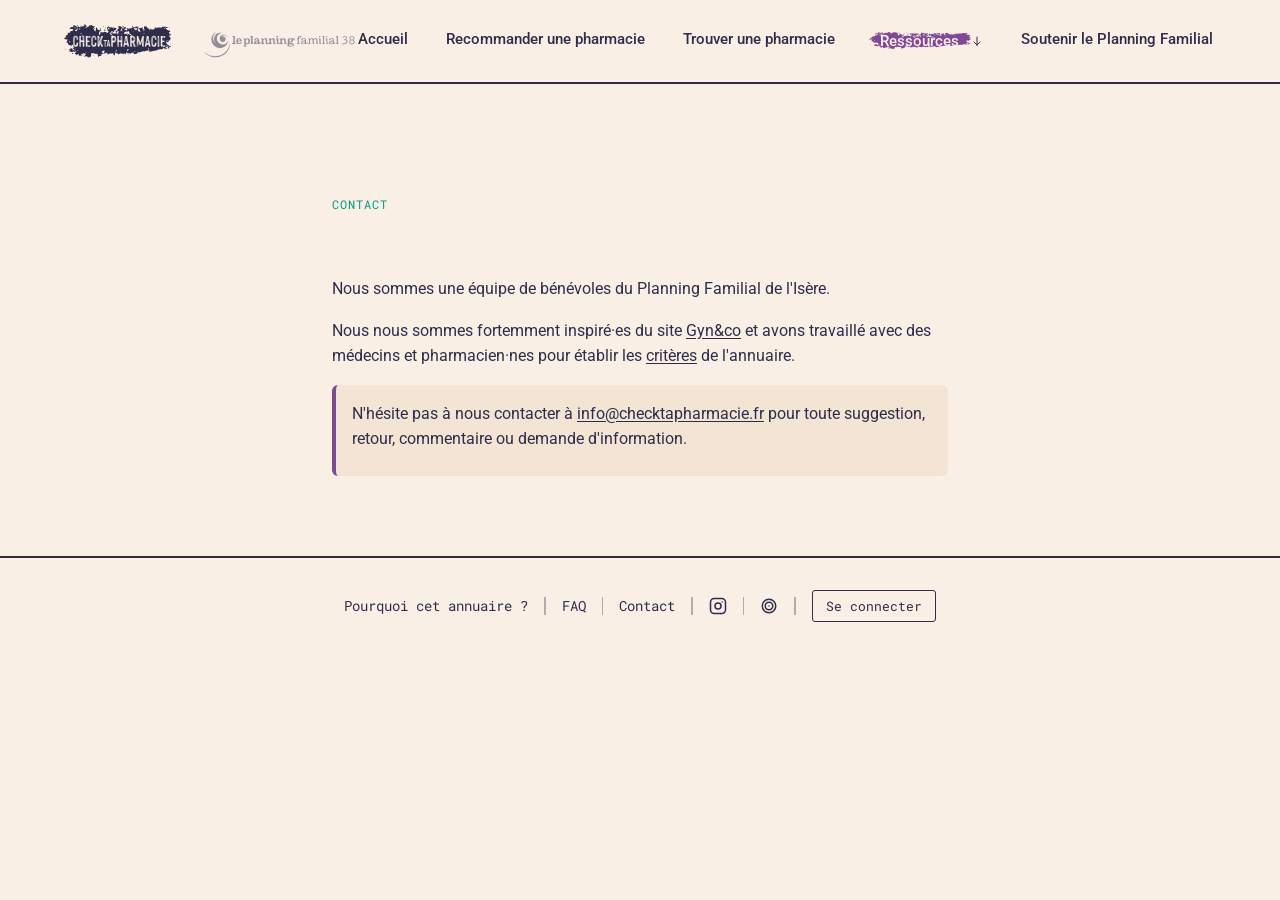
<file: ressources/contact.html>
<!DOCTYPE html>
<html lang="fr">
<head>
<meta charset="UTF-8">
<meta name="viewport" content="width=device-width, initial-scale=1.0">
<title>Je suis une pharmacien·ne — Planning Familial 38</title>
<link rel="preconnect" href="https://fonts.googleapis.com">
<link rel="preconnect" href="https://fonts.gstatic.com" crossorigin>
<link href="https://fonts.googleapis.com/css2?family=Roboto:ital,wght@0,300;0,400;0,500;0,700;1,400&family=Roboto+Condensed:wght@400;600;700&family=Roboto+Mono:wght@400;500&display=swap" rel="stylesheet">
<link rel="stylesheet" href="../css/styles.css">
<script src="../js/layout.js" defer></script>
</head>
<body>

<site-header></site-header>

<main>
  <article class="content">

    <header class="content__intro">
      <span class="content__eyebrow">Contact</span>
    </header>

    <p>Nous sommes une équipe de bénévoles du Planning Familial de l'Isère. </p>
    <p>Nous nous sommes fortemment inspiré·es du site <a href="https://gynandco.wordpress.com/">Gyn&co</a> et avons travaillé avec des médecins et pharmacien·nes pour établir les  <a href="ressources/criteres.html">critères</a> de l'annuaire.</p>


    <div class="content__card">
      <p>N'hésite pas à nous contacter à <a href="mailto:info@checktapharmacie.fr">info@checktapharmacie.fr</a> pour toute suggestion, retour, commentaire ou demande d'information.</p>
    </div>

  </article>
</main>

<site-footer></site-footer>

</body>
</html>
</file>
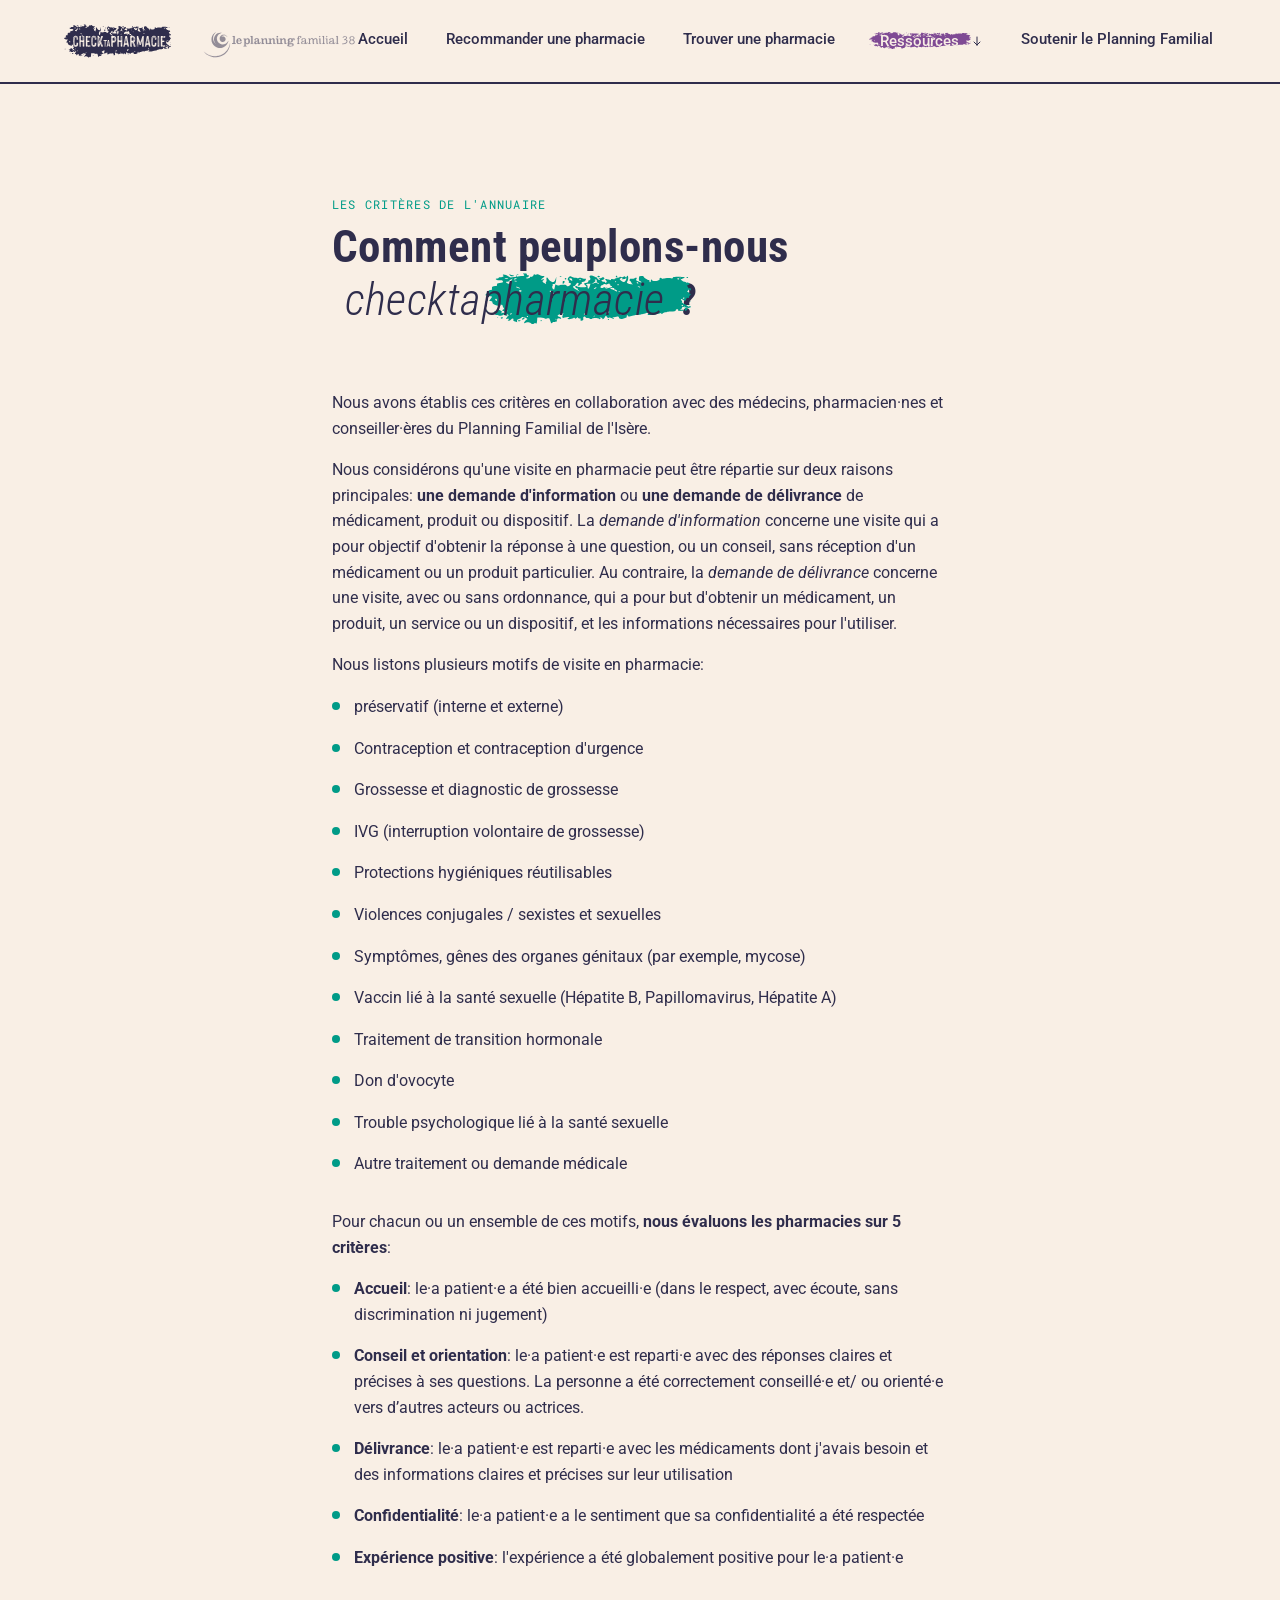
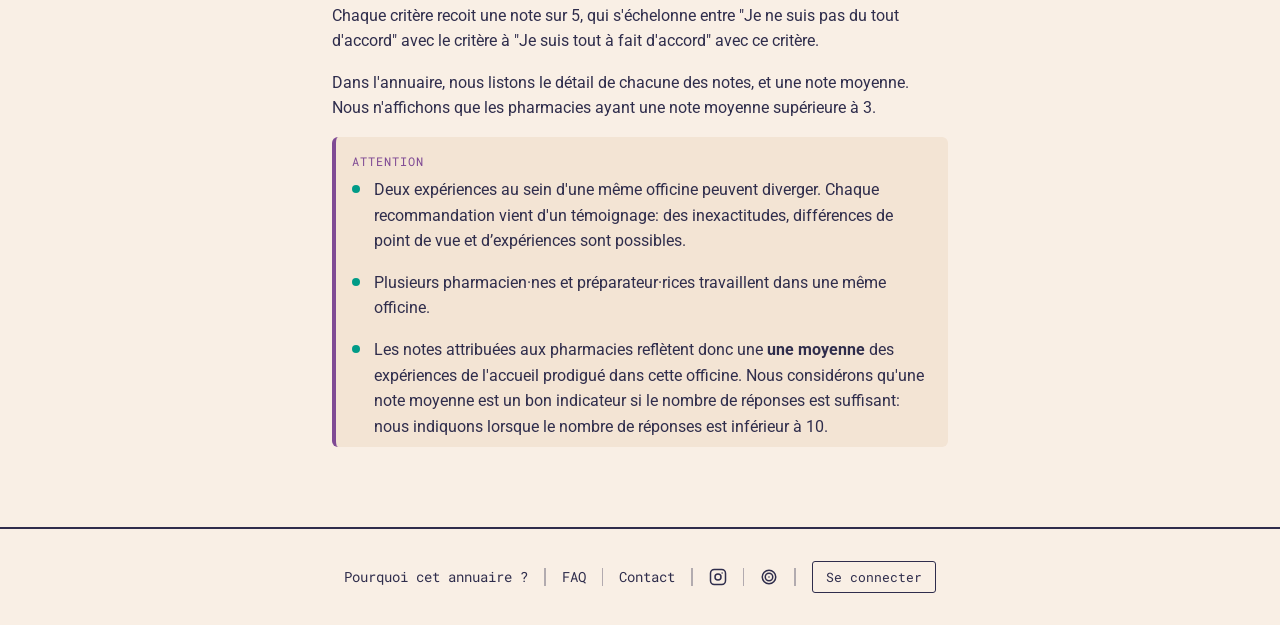
<file: ressources/criteres.html>
<!DOCTYPE html>
<html lang="fr">
<head>
<meta charset="UTF-8">
<meta name="viewport" content="width=device-width, initial-scale=1.0">
<title>Critères - Checktapharmacie</title>
<link rel="preconnect" href="https://fonts.googleapis.com">
<link rel="preconnect" href="https://fonts.gstatic.com" crossorigin>
<link href="https://fonts.googleapis.com/css2?family=Roboto:ital,wght@0,300;0,400;0,500;0,700;1,400&family=Roboto+Condensed:wght@400;600;700&family=Roboto+Mono:wght@400;500&display=swap" rel="stylesheet">
<link rel="stylesheet" href="../css/styles.css">
<script src="../js/layout.js" defer></script>
</head>
<body>

<site-header></site-header>


<main>
  <article class="content">

    <header class="content__intro">
      <span class="section__eyebrow">Les critères de l'annuaire</span>
      <h1 class="content__title">Comment peuplons-nous <span class="chalk chalk--teal">checktapharmacie</span>?</h1>      
    </header>
<p>Nous avons établis ces critères en collaboration avec des médecins, pharmacien·nes et conseiller·ères du Planning Familial de l'Isère.</p>
<p>Nous considérons qu'une visite en pharmacie peut être répartie sur deux raisons principales: 
<strong>une demande d'information</strong> ou <strong>une demande de délivrance</strong> de médicament, produit ou dispositif. La <i>demande d'information</i> concerne une visite qui a pour objectif d'obtenir la réponse à une question, ou un conseil, sans réception d'un médicament ou un produit particulier. Au contraire, la <i>demande de délivrance</i> concerne une visite, avec ou sans ordonnance, qui a pour but d'obtenir un médicament, un produit, un service ou un dispositif, et les informations nécessaires pour l'utiliser.</p>
<p>Nous listons plusieurs motifs de visite en pharmacie:
<ul>
        <li>préservatif (interne et externe)
</li><li>Contraception et contraception d'urgence
</li><li>Grossesse et diagnostic de grossesse
</li><li>IVG (interruption volontaire de grossesse)
</li><li>Protections hygiéniques réutilisables 
</li><li>Violences conjugales / sexistes et sexuelles 
</li><li>Symptômes, gênes des organes génitaux (par exemple, mycose) 
</li><li>Vaccin lié à la santé sexuelle (Hépatite B, Papillomavirus, Hépatite A)
</li><li>Traitement de transition hormonale
</li><li>Don d'ovocyte
</li><li>Trouble psychologique lié à la santé sexuelle
</li><li>Autre traitement ou demande médicale </li></ul></p>
<p>Pour chacun ou un ensemble de ces motifs, <strong>nous évaluons les pharmacies sur 5 critères</strong>:
<ul>
</li><li><strong>Accueil</strong>: le·a patient·e a été bien accueilli·e (dans le respect, avec écoute, sans discrimination ni jugement)
</li><li><strong>Conseil et orientation</strong>: le·a patient·e est reparti·e avec des réponses claires et précises à ses questions. La personne a été correctement conseillé·e et/ ou orienté·e vers d’autres acteurs ou actrices.
</li><li><strong>Délivrance</strong>: le·a patient·e est reparti·e avec les médicaments dont j'avais besoin et des informations claires et précises sur leur utilisation
</li><li><strong>Confidentialité</strong>: le·a patient·e a le sentiment que sa confidentialité a été respectée
</li><li><strong>Expérience positive</strong>: l'expérience a été globalement positive pour le·a patient·e</li>
</ul></p>
<p>Chaque critère recoit une note sur 5, qui s'échelonne entre &quot;Je ne suis pas du tout d'accord&quot; avec le critère à &quot;Je suis tout à fait d'accord&quot; avec ce critère. </p>
<p>Dans l'annuaire, nous listons le détail de chacune des notes, et une note moyenne. Nous n'affichons que les pharmacies ayant une note moyenne supérieure à 3.</p>

    <div class="content__card">
      <span class="content__notice">Attention</span>
      <ul>
        <li>Deux expériences au sein d'une même officine peuvent diverger. Chaque recommandation vient d'un témoignage: des inexactitudes, différences de point de vue et d’expériences sont possibles.</li>
        <li>Plusieurs pharmacien·nes et préparateur·rices travaillent dans une même officine.</li>
        <li>Les notes attribuées aux pharmacies reflètent donc une <strong>une moyenne</strong> des expériences de l'accueil prodigué dans cette officine. Nous considérons qu'une note moyenne est un bon indicateur si le nombre de réponses est suffisant: nous indiquons lorsque le nombre de réponses est inférieur à 10.
</li>
      </ul>
    </div>




  </article>
</main>

<site-footer></site-footer>

</body>
</html>
</file>
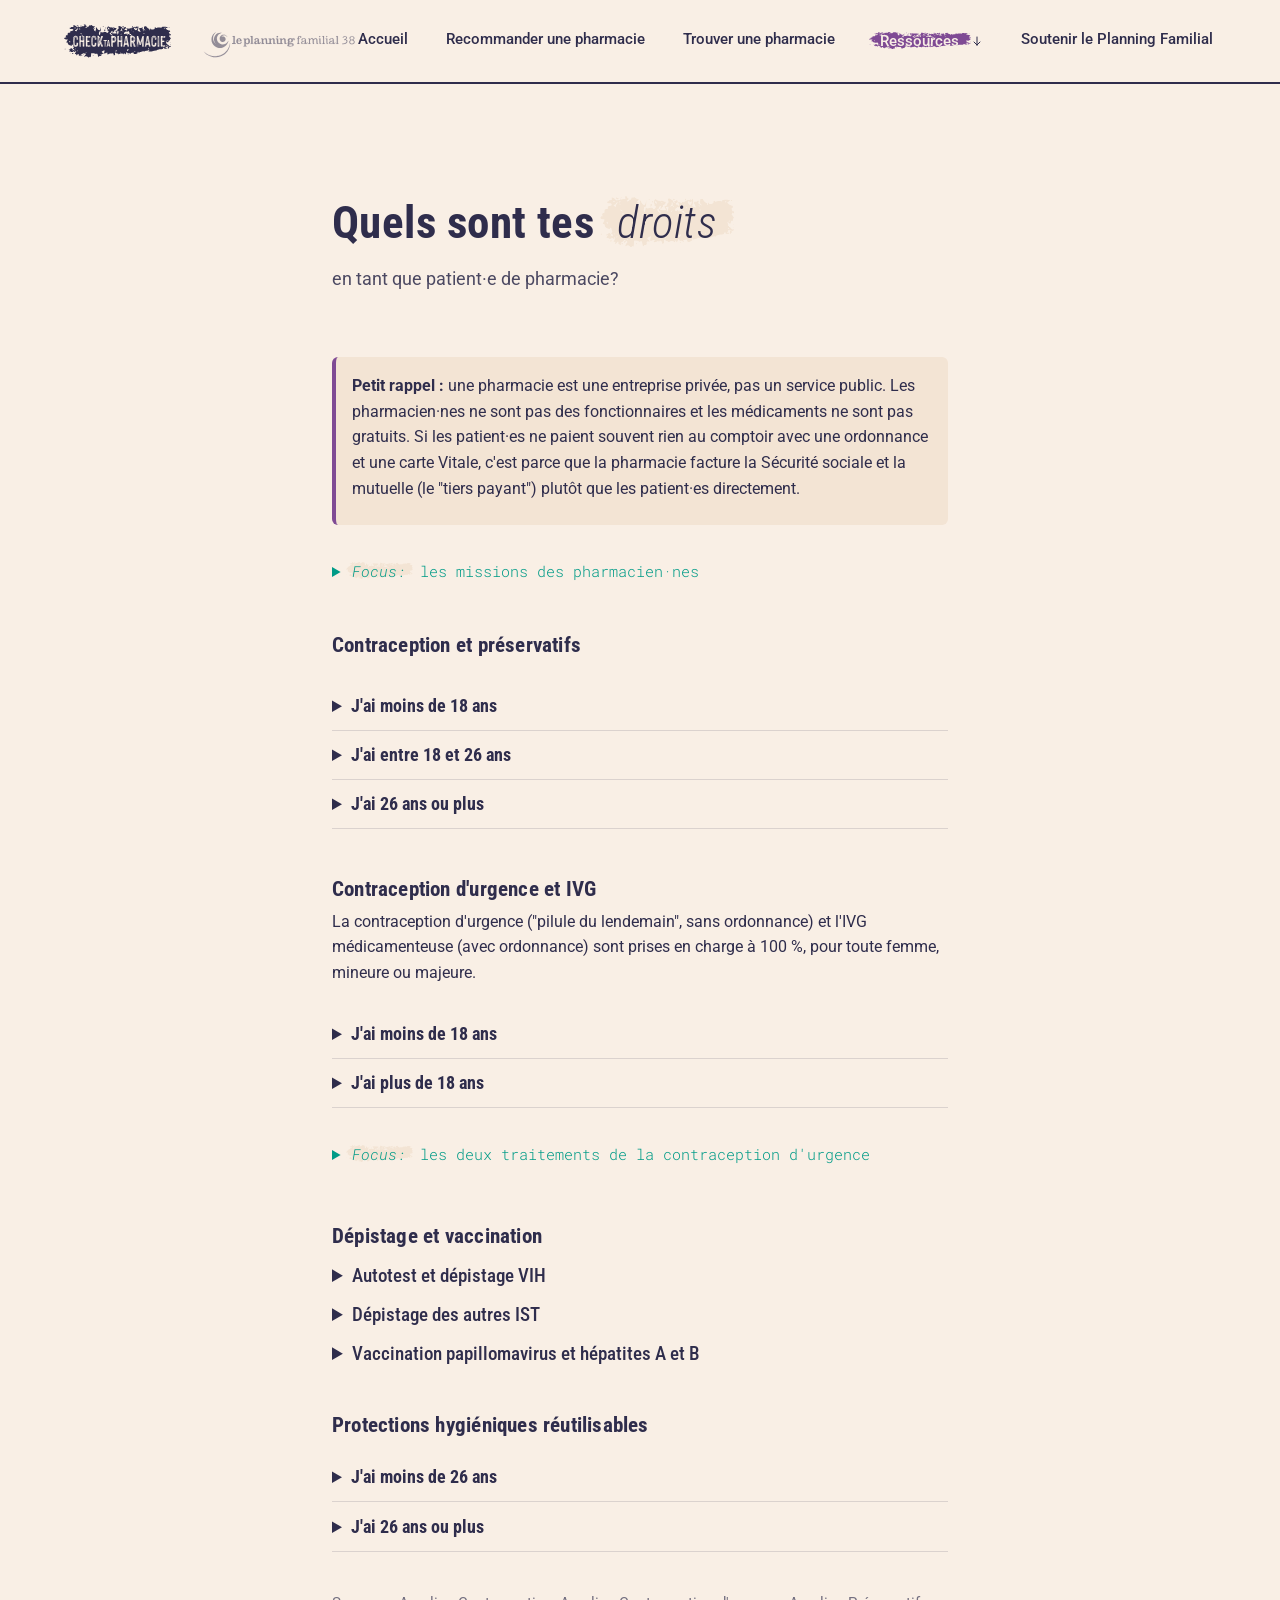
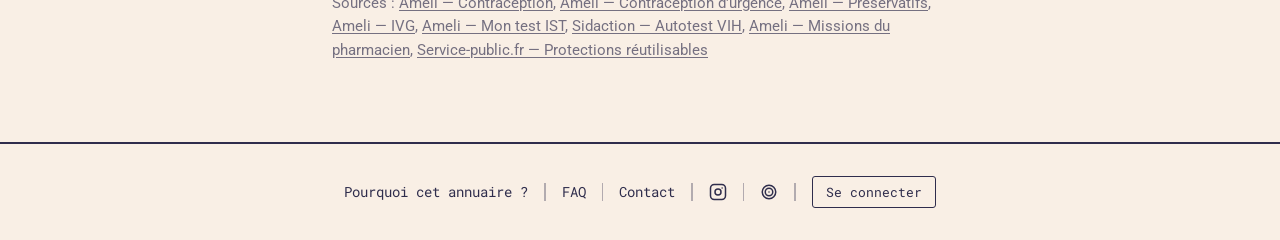
<file: ressources/droits.html>
<!DOCTYPE html>
<html lang="fr">
<head>
<meta charset="UTF-8">
<meta name="viewport" content="width=device-width, initial-scale=1.0">
<title>Mes droits - Checktapharmacie</title>
<link rel="preconnect" href="https://fonts.googleapis.com">
<link rel="preconnect" href="https://fonts.gstatic.com" crossorigin>
<link href="https://fonts.googleapis.com/css2?family=Roboto:ital,wght@0,300;0,400;0,500;0,700;1,400&family=Roboto+Condensed:wght@400;600;700&family=Roboto+Mono:wght@400;500&display=swap" rel="stylesheet">
<link rel="stylesheet" href="../css/styles.css">
<script src="../js/layout.js" defer></script>
</head>
<body>

<site-header></site-header>

<main>
  <article class="content">

    <header class="content__intro">
      <h1 class="content__title">Quels sont tes <span class="chalk chalk--dark-cream">droits</span></h1>
      <p class="content__lead">en tant que patient·e de pharmacie?</p>
      
    </header>
<div class="content__card">
  <p>
    <strong>Petit rappel&nbsp;:</strong> une pharmacie est une entreprise privée, pas un service public. Les pharmacien·nes ne sont pas des fonctionnaires et les médicaments ne sont pas gratuits. Si les patient·es ne paient souvent rien au comptoir avec une ordonnance et une carte Vitale, c'est parce que la pharmacie facture la Sécurité sociale et la mutuelle (le "tiers payant") plutôt que les patient·es directement. 
  </p>
</div>    

        <details>
      <summary style="font-family:var(--font-mono); font-weight:300; font-size:0.95rem; cursor:pointer; padding:.8em 0; margin-top:1.5rem; color:var(--teal);">
<span class="chalk chalk--dark-cream">Focus:</span> les missions des pharmacien·nes
</summary>
    <div class="content__card">
      <p>    Une pharmacie est le seul lieu où l'on peut se procurer des médicaments, avec ou sans ordonnance. Mais le rôle des pharmacien·nes va bien au-delà. Le métier de pharmacien·ne repose autant sur le conseil que sur la délivrance : expliquer un traitement, repérer une interaction ou un risque, orienter vers la bonne interlocutrice ou interlocuteur, répondre à une question sans jugement. Les pharmacien·nes sont aussi des actrices et acteurs de prévention et de suivi : vaccination, dépistages, bilans de prévention selon l'âge, accompagnement des femmes enceintes ou des personnes suivant un traitement chronique. Écoute et accompagnement font partie intégrante du métier de pharmacien·ne.
        <p class="form-section__hint" style="margin-top:.6rem;">
    Source&nbsp;: <a href="https://www.ameli.fr/assure/sante/medicaments/missions-pharmacien" target="_blank" rel="noopener">Ameli — Les missions du pharmacien d'officine</a>
  </p>
  </details>
<!-- ============================================================
     CONTRACEPTION ET PRÉSERVATIFS
     ============================================================ -->
<h2 class="form-section__title" style="margin-top:2.5rem;">Contraception et préservatifs</h2>
<!-- <p>Les préservatifs masculins sont accessibles, sans minimum d'âge, remboursés pour toute personne de moins de 26 ans.</p> -->

<details name="age-contraception" style="margin-top:1.5rem;">
  <summary style="font-family:var(--font-title); font-weight:700; font-size:1.1rem; cursor:pointer; padding:.8em 0; border-bottom:1px solid rgba(47,45,76,.15);">
    J'ai moins de 18 ans
  </summary>
  <div style="padding:.8rem 0 1.5rem;">
    <p><strong>Préservatifs</strong><br>
    Gratuits, anonyme, sans carte Vitale. Une date de naissance suffit, à raison d'une boîte par passage. Tu ne paies rien au comptoir.</p>

    <p style="margin-top:1rem;"><strong>Contraception "courante" (pilule sur ordonnance, etc.)</strong><br>
    Une ordonnance <strong>et</strong> une carte Vitale sont obligatoires — il n'existe pas de procédure sans carte Vitale pour ce type de contraception. Si tu es mineure et ne souhaites pas utiliser ta carte Vitale, la pharmacie ne peut pas te délivrer le traitement dans ce cadre&nbsp;: une structure comme le Planning Familial peut en revanche t'en fournir.</p>
  </div>
</details>

<details name="age-contraception">
  <summary style="font-family:var(--font-title); font-weight:700; font-size:1.1rem; cursor:pointer; padding:.8em 0; border-bottom:1px solid rgba(47,45,76,.15);">
    J'ai entre 18 et 26 ans
  </summary>
  <div style="padding:.8rem 0 1.5rem;">
    <p><strong>Préservatifs</strong><br>
    Gratuits avec ta carte Vitale, à raison d'une boîte par passage. Tu ne paies rien au comptoir.</p>

    <p style="margin-top:1rem;"><strong>Contraception "courante"</strong><br>
    Ordonnance et carte Vitale obligatoires. Prise en charge à 100&nbsp;% par l'Assurance Maladie.</p>
  </div>
</details>

<details name="age-contraception">
  <summary style="font-family:var(--font-title); font-weight:700; font-size:1.1rem; cursor:pointer; padding:.8em 0; border-bottom:1px solid rgba(47,45,76,.15);">
    J'ai 26 ans ou plus
  </summary>
  <div style="padding:.8rem 0 1.5rem;">
    <p><strong>Préservatifs</strong><br>
    Remboursés uniquement sur prescription médicale, avec carte Vitale&nbsp;: 65&nbsp;% pris en charge par l'Assurance Maladie, les 35&nbsp;% restants à ta charge ou celle de ta mutuelle. Le prix des marques remboursées est réglementé — souvent nettement moins cher que les marques classiques.</p>

    <p style="margin-top:1rem;"><strong>Contraception "courante"</strong><br>
    Ordonnance et carte Vitale obligatoires. Prise en charge à 65&nbsp;% par l'Assurance Maladie, les 35&nbsp;% restants à ta charge ou celle de ta mutuelle.</p>
  </div>
</details>

<!-- ============================================================
     CONTRACEPTION D'URGENCE ET IVG
     ============================================================ -->
<h2 class="form-section__title" style="margin-top:3rem;">Contraception d'urgence et IVG</h2>
<p>La contraception d'urgence ("pilule du lendemain", sans ordonnance) et l'IVG médicamenteuse (avec ordonnance) sont prises en charge à 100&nbsp;%, pour toute femme, mineure ou majeure.</p>

<details name="age-urgence" style="margin-top:1.5rem;">
  <summary style="font-family:var(--font-title); font-weight:700; font-size:1.1rem; cursor:pointer; padding:.8em 0; border-bottom:1px solid rgba(47,45,76,.15);">
    J'ai moins de 18 ans
  </summary>
  <div style="padding:.8rem 0 1.5rem;">
    <p><strong>Contraception d'urgence (pilule du lendemain)</strong><br>
    Gratuite, sans ordonnance, sans carte Vitale. Une date de naissance suffit pour que la pharmacie puisse facturer le traitement à la Sécurité sociale. Tu ne paies rien au comptoir.</p>

    <p style="margin-top:1rem;"><strong>IVG médicamenteuse</strong><br>
    Sur ordonnance d'un médecin ou d'une sage-femme (y compris en téléconsultation - contacte le Planning Familial 38), les médicaments sont délivrés directement en pharmacie. Prise en charge à 100&nbsp;% par l'Assurance Maladie, sans avance de frais. L'anonymat est garanti si tu le demandes, y compris auprès de tes parents — aucun consentement parental n'est requis.</p>
  </div>
</details>

<details name="age-urgence">
  <summary style="font-family:var(--font-title); font-weight:700; font-size:1.1rem; cursor:pointer; padding:.8em 0; border-bottom:1px solid rgba(47,45,76,.15);">
    J'ai plus de 18 ans
  </summary>
  <div style="padding:.8rem 0 1.5rem;">
    <p><strong>Contraception d'urgence (pilule du lendemain)</strong><br>
    Toujours gratuite et sans ordonnance, quel que soit ton âge. Ta carte Vitale est nécessaire pour la facturation. Tu ne paies rien au comptoir.</p>

    <p style="margin-top:1rem;"><strong>IVG médicamenteuse</strong><br>
    Sur ordonnance d'un médecin ou d'une sage-femme (y compris en téléconsultation), les médicaments sont délivrés directement en pharmacie. Prise en charge à 100&nbsp;% par l'Assurance Maladie, sans avance de frais, avec anonymat garanti si tu le demandes.</p>
  </div>
</details>

    <details>
      <summary style="font-family:var(--font-mono); font-weight:300; font-size:0.95rem; cursor:pointer; padding:.8em 0; margin-top:1.5rem; color:var(--teal);">
<span class="chalk chalk--dark-cream">Focus:</span> les deux traitements de la contraception d'urgence
</summary>
    <div class="content__card">
      <p><strong>Norlévo©</strong> et ses génériques (lévonorgestrel — Biogaran, Mylan, EG, Cristers)<br>
      1 comprimé, à prendre dans les 3 jours suivant un rapport non protégé ou mal protégé.</p>
   </div>
    <div class="content__card">

   
      <p style="margin-top:1rem;"><strong>EllaOne©</strong> (ulipristal acétate)<br>
      1 comprimé, à prendre dans les 5 jours suivant un rapport non protégé ou mal protégé.</p>

      <p style="margin-top:1rem;">⚠️ EllaOne peut réduire l'effet contraceptif des autres contraceptions hormonales (pilules estroprogestatives ou progestatives seules). <strong>Il faut donc utiliser une contraception non hormonale complémentaire (préservatif) jusqu'aux règles suivantes.</strong> <p class="form-section__hint" style="margin-top:.6rem;">
    Source&nbsp;: <a href="https://www.vidal.fr/medicaments/gammes/ellaone-42960.html" target="_blank" rel="noopener">Vidal — EllaOne</a></p>
    </div>
        </details>

    <!-- ============================================================
         DÉPISTAGE / VACCINATION
         ============================================================ -->
    <h2 class="form-section__title" style="margin-top:3rem;">Dépistage et vaccination</h2>
  <details>
  <summary style="font-family:var(--font-title); font-weight:500; font-size:1.2rem; cursor:pointer; margin-top:1rem;">
Autotest et dépistage VIH  </summary>

<p style="margin-top:1rem;"><strong>Autotest VIH</strong>: en vente libre en pharmacie, sans ordonnance, quel que soit ton âge. Résultat en 15 à 30 minutes, à faire chez toi. En cas de résultat positif, un test de confirmation en laboratoire reste nécessaire.</p>

<p style="margin-top:.5rem;"><strong>Dépistage du VIH </strong>en laboratoire (« Mon test IST »): gratuit à 100&nbsp;%, sans ordonnance et sans rendez-vous — sans différence selon ton âge.</p>
</details>

<details>
  <summary style="font-family:var(--font-title); font-weight:500; font-size:1.2rem; cursor:pointer; margin-top:1rem;">
Dépistage des autres IST</summary>
<p>Via « Mon test IST », en laboratoire de biologie médicale, sans ordonnance et sans rendez-vous&nbsp;: hépatite B, syphilis, chlamydia et gonorrhée. La prise en charge dépend de ton âge&nbsp;:</p>

<details name="age-ist" style="margin-top:1rem; padding-left:2rem;">
  <summary style="font-family:var(--font-title); font-weight:700; font-size:1.1rem; cursor:pointer; padding:.8em 0; border-bottom:1px solid rgba(47,45,76,.15);">
    J'ai moins de 26 ans
  </summary>
  <div style="padding:.8rem 0 1.5rem;">
    <p>Gratuit à 100&nbsp;%, sans avance de frais. Il suffit de te présenter en laboratoire et de demander « Mon test IST ».</p>
  </div>
</details>

<details name="age-ist" style="padding-left:2rem;">
  <summary style="font-family:var(--font-title); font-weight:700; font-size:1.1rem; cursor:pointer; padding:.8em 0; border-bottom:1px solid rgba(47,45,76,.15);">
    J'ai 26 ans ou plus
  </summary>
  <div style="padding:.8rem 0 1.5rem;">
    <p>Remboursé à 60&nbsp;% par l'Assurance Maladie, le reste étant à ta charge ou celle de ta mutuelle.</p>
  </div>
</details>
</details>

<details>
  <summary style="font-family:var(--font-title); font-weight:500; font-size:1.2rem; cursor:pointer; margin-top:1rem;">
Vaccination papillomavirus et hépatites A et B</summary>
  <p>Les pharmacien·nes peuvent prescrire et administrer directement ces vaccins, à partir de 11 ans — sans distinction supplémentaire selon l'âge au-delà de ce seuil. La prise en charge suit les règles habituelles de remboursement des vaccins.</p>
</details>
    <!-- ============================================================
         PROTECTIONS HYGIÉNIQUES RÉUTILISABLES
         ============================================================ -->
    <h2 class="form-section__title" style="margin-top:3rem;">Protections hygiéniques réutilisables</h2>

    <details name="age-protections" style="margin-top:1rem;">
      <summary style="font-family:var(--font-title); font-weight:700; font-size:1.1rem; cursor:pointer; padding:.8em 0; border-bottom:1px solid rgba(47,45,76,.15);">
        J'ai moins de 26 ans
      </summary>
      <div style="padding:.8rem 0 1.5rem;">
        <p>        À partir du 1ᵉʳ octobre 2026&nbsp;: remboursement partiel (65% avec la Sécurité sociale) ou total (si mutuelle complémentaire) des culottes et coupes menstruelles. Les protections jetables ne sont pas concernées.
</p>
      </div>
    </details>

    <details name="age-protections">
      <summary style="font-family:var(--font-title); font-weight:700; font-size:1.1rem; cursor:pointer; padding:.8em 0; border-bottom:1px solid rgba(47,45,76,.15);">
        J'ai 26 ans ou plus
      </summary>
      <div style="padding:.8rem 0 1.5rem;">
        <p>        À partir du 1ᵉʳ octobre 2026&nbsp;: remboursement des culottes et coupes menstruelles pour les bénéficiaires de la Complémentaire santé solidaire (C2S). Sans C2S, les protections réutilisables restent à ta charge.</p>
      </div>
    </details>

    <!-- ============================================================
         SOURCES
         ============================================================ -->
    <p class="form-section__hint" style="margin-top:2.5rem;">
      Sources&nbsp;:
      <a href="https://www.ameli.fr/isere/assure/remboursements/rembourse/contraception-ivg/contraception" target="_blank" rel="noopener">Ameli — Contraception</a>,
      <a href="https://www.ameli.fr/isere/assure/sante/themes/contraception-urgence/contraception-urgence-gratuite" target="_blank" rel="noopener">Ameli — Contraception d'urgence</a>,
      <a href="https://www.ameli.fr/isere/assure/actualites/des-preservatifs-sans-latex-desormais-gratuits-pour-les-moins-de-26-ans" target="_blank" rel="noopener">Ameli — Préservatifs</a>,
      <a href="https://www.ameli.fr/assure/remboursements/rembourse/contraception-ivg/ivg" target="_blank" rel="noopener">Ameli — IVG</a>,
      <a href="https://www.ameli.fr/assure/sante/themes/mst-ist/depistage" target="_blank" rel="noopener">Ameli — Mon test IST</a>,
      <a href="https://www.sidaction.org/information/ou-se-faire-depister/" target="_blank" rel="noopener">Sidaction — Autotest VIH</a>,
      <a href="https://www.ameli.fr/assure/sante/medicaments/missions-pharmacien" target="_blank" rel="noopener">Ameli — Missions du pharmacien</a>,
      <a href="https://www.service-public.gouv.fr/particuliers/actualites/A18883?lang=fr" target="_blank" rel="noopener">Service-public.fr — Protections réutilisables</a>
    </p>


   </div>
  
        </details>

    </p>


  </article>
</main>

<site-footer></site-footer>

</body>
</html>
</file>
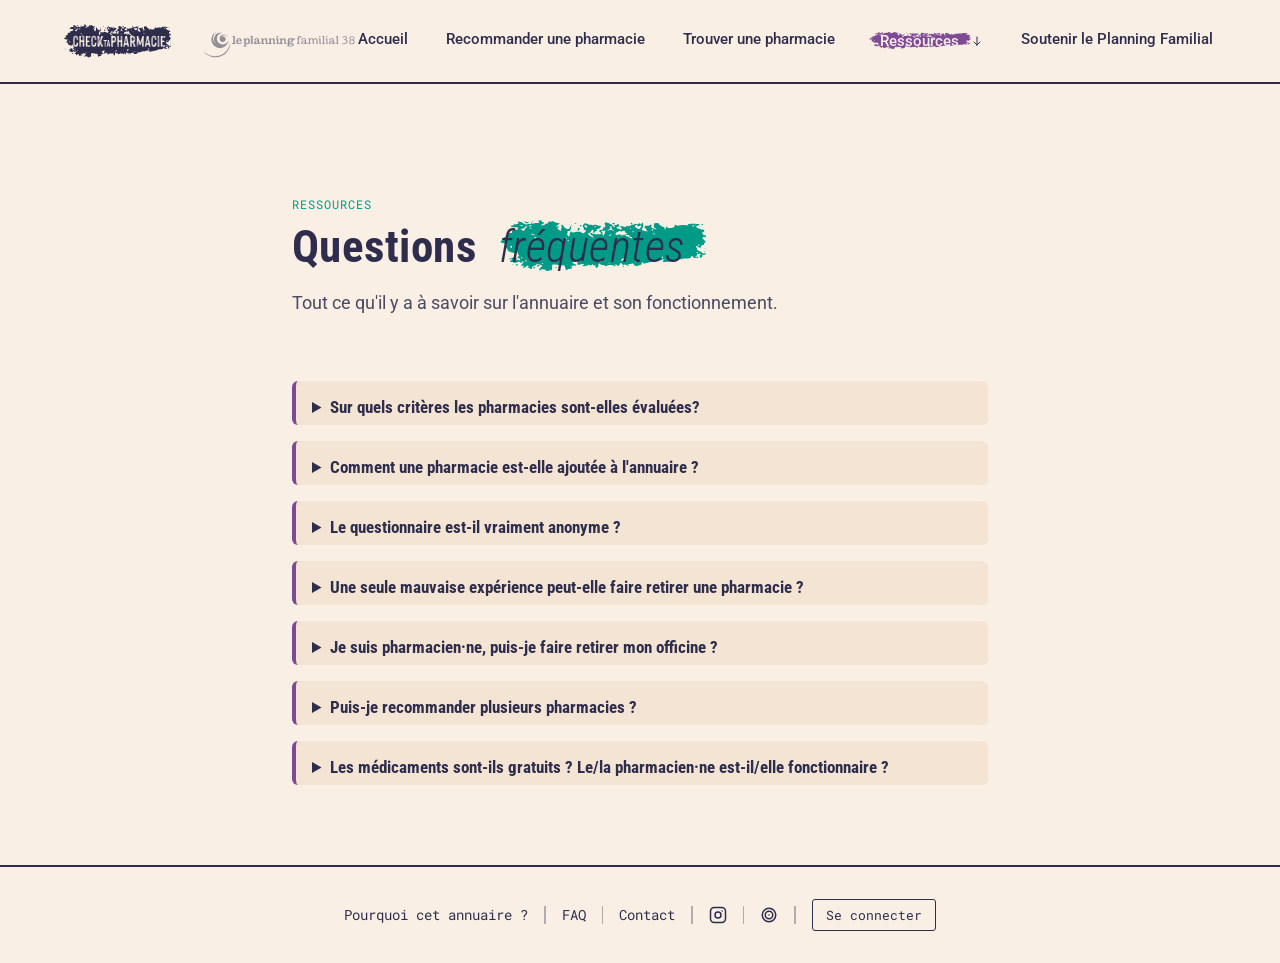
<file: ressources/faq.html>
<!DOCTYPE html>
<html lang="fr">
<head>
<meta charset="UTF-8">
<meta name="viewport" content="width=device-width, initial-scale=1.0">
<title>FAQ - Checktapharmacie</title>
<link rel="preconnect" href="https://fonts.googleapis.com">
<link rel="preconnect" href="https://fonts.gstatic.com" crossorigin>
<link href="https://fonts.googleapis.com/css2?family=Roboto:ital,wght@0,300;0,400;0,500;0,700;1,400&family=Roboto+Condensed:wght@400;600;700&family=Roboto+Mono:wght@400;500&display=swap" rel="stylesheet">
<link rel="stylesheet" href="../css/styles.css">
<script src="../js/layout.js" defer></script>
</head>
<body>

<site-header></site-header>


<main>
  <article class="content" style="max-width:760px;">

    <header class="content__intro">
      <span class="content__eyebrow">Ressources</span>
      <h1 class="content__title">Questions <span class="chalk chalk--teal">fréquentes</span></h1>
      <p class="content__lead">Tout ce qu'il y a à savoir sur l'annuaire et son fonctionnement.</p>
    </header>

        <div class="content__card">
      <details>
        <summary style="font-family:var(--font-title); font-weight:700; font-size:1.05rem; cursor:pointer;">
          Sur quels critères les pharmacies sont-elles évaluées?
        </summary>
        <p style="margin-top:.6rem;">Nous recommandons les pharmacies sur la base de leur acceuil, leur capacité à conseiller et orienter, la manière dont elles délivrent des produits ou services, le sentiment de confidentialité et l'expérience globale. La procédure est détaillée <a href="criteres.html">ici</a>. </p>
      </details>
    </div>
    
    <div class="content__card">
      <details>
        <summary style="font-family:var(--font-title); font-weight:700; font-size:1.05rem; cursor:pointer;">
          Comment une pharmacie est-elle ajoutée à l'annuaire ?
        </summary>
        <p style="margin-top:.6rem;">Uniquement via les réponses au questionnaire. Une pharmacie apparaît dès qu'elle obtient une note moyenne d'au moins 3/5, sur un nombre de réponses suffisant.</p>
      </details>
    </div>

    <div class="content__card">
      <details>
        <summary style="font-family:var(--font-title); font-weight:700; font-size:1.05rem; cursor:pointer;">
          Le questionnaire est-il vraiment anonyme ?
        </summary>
        <p style="margin-top:.6rem;">Oui. Aucune donnée d'identification n'est demandée ni conservée — seules les réponses aux questions elles-mêmes sont enregistrées.</p>
      </details>
    </div>

    <div class="content__card">
      <details>
        <summary style="font-family:var(--font-title); font-weight:700; font-size:1.05rem; cursor:pointer;">
          Une seule mauvaise expérience peut-elle faire retirer une pharmacie ?
        </summary>
        <p style="margin-top:.6rem;">Non — la note affichée est une moyenne. Plus une pharmacie reçoit de réponses, plus cette moyenne reflète fidèlement l'accueil général plutôt qu'une expérience isolée.</p>
      </details>
    </div>

    <div class="content__card">
      <details>
        <summary style="font-family:var(--font-title); font-weight:700; font-size:1.05rem; cursor:pointer;">
          Je suis pharmacien·ne, puis-je faire retirer mon officine ?
        </summary>
        <p style="margin-top:.6rem;">Oui, via <a href="pharmacien.html">le formulaire dédié</a>.</p>
      </details>
    </div>

    <div class="content__card">
      <details>
        <summary style="font-family:var(--font-title); font-weight:700; font-size:1.05rem; cursor:pointer;">
          Puis-je recommander plusieurs pharmacies ?
        </summary>
        <p style="margin-top:.6rem;">Oui, avec plaisir. Il suffit de remplir un questionnaire distinct par officine.</p>
      </details>
    </div>

        <div class="content__card">
  <details>
    <summary style="font-family:var(--font-title); font-weight:700; font-size:1.05rem; cursor:pointer;">
      Les médicaments sont-ils gratuits ? Le/la pharmacien·ne est-il/elle fonctionnaire ?
    </summary>
    <p style="margin-top:.6rem;">Non, sur les deux points, mais c'est une confusion fréquente. Une pharmacie est une entreprise privée, pas un service public : elle emploie au minimum un·e pharmacien·ne titulaire (le/la propriétaire), souvent des pharmacien·nes adjoint·es et des préparateur·rices. Son activité, c'est l'achat-revente de médicaments, dont elle a le monopole légal.</p>
    <p style="margin-top:.6rem;">Ce qui prête à confusion, c'est le <strong>tiers payant</strong> : avec une ordonnance et une carte Vitale, le·a patient·e ne paie souvent rien au comptoir, parce que la pharmacie facture directement la Sécurité sociale (65&nbsp;% du coût total). Si le·a patient·e a une mutuelle, le reste (le "ticket modérateur") est facturé à cette dernière. Les médicaments ne sont pas gratuits: la pharmacie est payée, mais pas directement par le patient sur le moment.</p>
    <p style="margin-top:.6rem;">Sans tiers payant (pas d'ordonnance, produit non remboursé...), le paiement est demandé directement.</p>
  </details>
</div>
  
  </article>
</main>

<site-footer></site-footer>

</body>
</html>
</file>
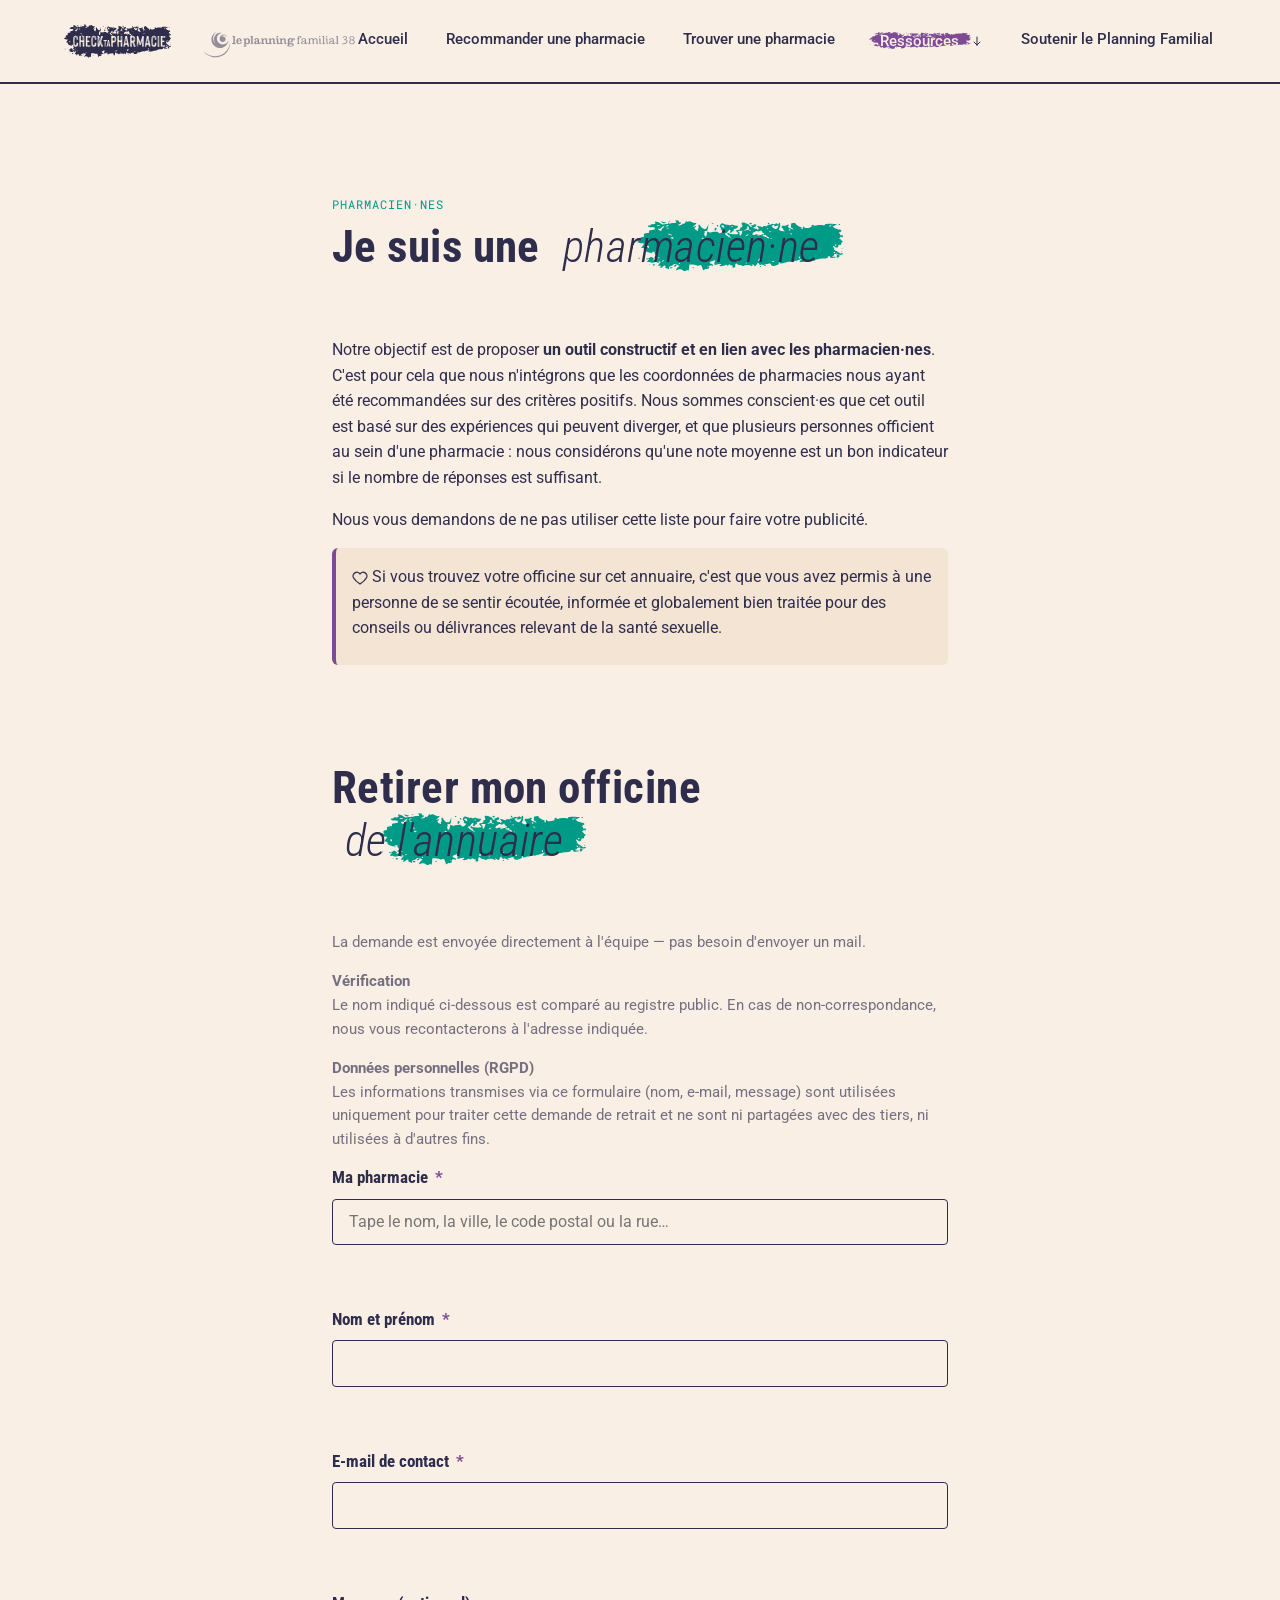
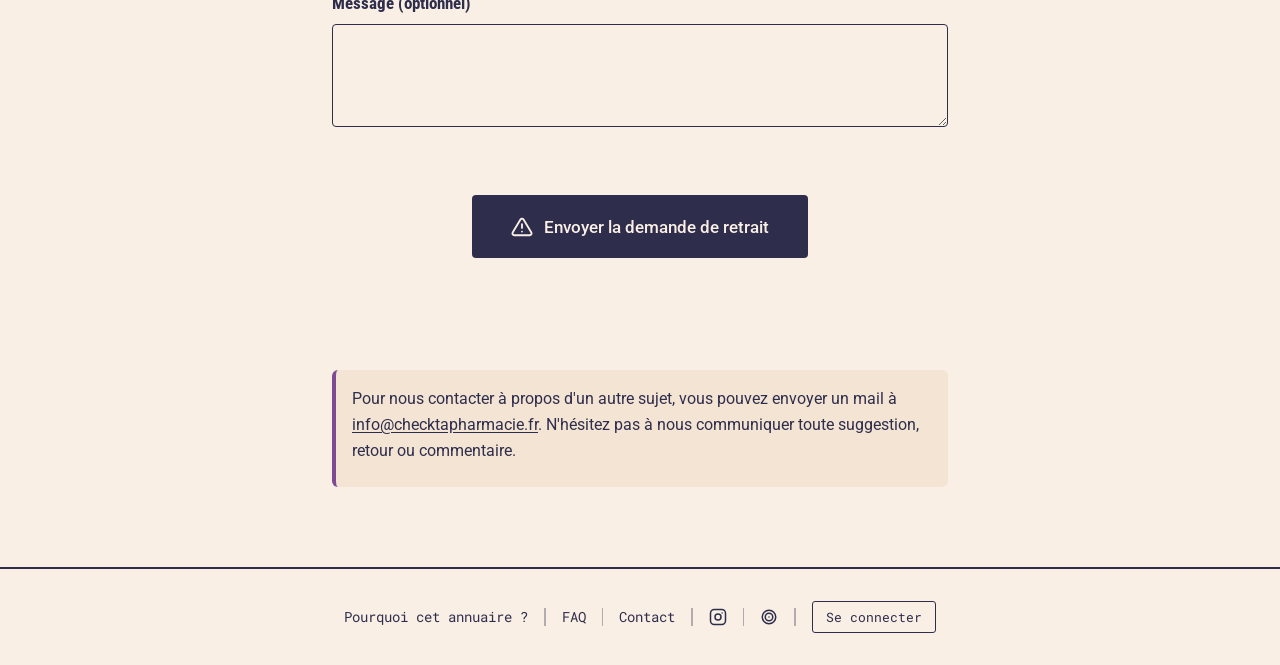
<file: ressources/pharmacien.html>
<!DOCTYPE html>
<html lang="fr">
<head>
<meta charset="UTF-8">
<meta name="viewport" content="width=device-width, initial-scale=1.0">
<title>Je suis une pharmacien·ne — Planning Familial 38</title>
<link rel="preconnect" href="https://fonts.googleapis.com">
<link rel="preconnect" href="https://fonts.gstatic.com" crossorigin>
<link href="https://fonts.googleapis.com/css2?family=Roboto:ital,wght@0,300;0,400;0,500;0,700;1,400&family=Roboto+Condensed:wght@400;600;700&family=Roboto+Mono:wght@400;500&display=swap" rel="stylesheet">
<link rel="stylesheet" href="../css/styles.css">
<script src="../js/layout.js" defer></script>
<script src="../js/pharmacien.js" defer></script>
</head>
<body>

<site-header></site-header>

<main>
  <article class="content">

    <header class="content__intro">
      <span class="content__eyebrow">Pharmacien·nes</span>
      <h1 class="content__title">Je suis une <span class="chalk chalk--teal">pharmacien·ne</span></h1>
    </header>

    <p>Notre objectif est de proposer <strong>un outil constructif et en lien avec les pharmacien·nes</strong>. C'est pour cela que nous n'intégrons que les coordonnées de pharmacies nous ayant été recommandées sur des critères positifs. Nous sommes conscient·es que cet outil est basé sur des expériences qui peuvent diverger, et que plusieurs personnes officient au sein d'une pharmacie&nbsp;: nous considérons qu'une note moyenne est un bon indicateur si le nombre de réponses est suffisant.</p>
    
        <p>Nous vous demandons de ne pas utiliser cette liste pour faire votre publicité.</p>


      <div class="content__card" style="margin-top:.5rem;">
    <p> <svg class="icon" aria-hidden="true"><use href="../assets/icons/sprite.svg#icon-heart"></use></svg> Si vous trouvez votre officine sur cet annuaire, c'est que vous avez permis à une personne de se sentir écoutée, informée et globalement bien traitée pour des conseils ou délivrances relevant de la santé sexuelle.</p> </div>

    <!-- ============================================================
         FORMULAIRE DE RETRAIT
         ============================================================ -->
    <header style="margin-top:6rem;" "margin-bottom:.2rem;" class="content__intro">
      <h1 class="content__title" >Retirer mon officine <span class="chalk chalk--teal">de l'annuaire</span></h1>
    </header>
    <div class="form-section">
      <p class="form-section__hint">La demande est envoyée directement à l'équipe — pas besoin d'envoyer un mail.</p>

      <p class="form-section__hint">
          <strong>Vérification</strong><br>
          Le nom indiqué ci-dessous est comparé au registre public. En cas de non-correspondance, nous vous recontacterons à l'adresse indiquée.
        </p>
        <p style="margin-top:.8rem;" class="form-section__hint">
          <strong>Données personnelles (RGPD)</strong><br>
          Les informations transmises via ce formulaire (nom, e-mail, message) sont utilisées uniquement pour traiter cette demande de retrait et ne sont ni partagées avec des tiers, ni utilisées à d'autres fins.
        </p>

      <div id="form-error" class="form-error" role="alert" hidden>
        Merci de compléter tous les champs obligatoires (*).
      </div>

      <div id="retrait-form-wrapper">
        <form id="retrait-form" novalidate>

          <!-- Piège à bots — invisible pour un humain, ne pas retirer -->
          <input type="text" name="site_web" id="site_web" autocomplete="off" tabindex="-1"
                 style="position:absolute; left:-9999px; width:1px; height:1px; opacity:0;" aria-hidden="true">

      <div class="form-question">
        <label class="form-question__label" for="pharmacie-retrait">Ma pharmacie <span class="required">*</span></label>
        <input class="form-input" type="text" id="pharmacie-retrait" name="pharmacie"
              list="pharmacies-retrait-list" autocomplete="off" placeholder="Tape le nom, la ville, le code postal ou la rue…">
        <datalist id="pharmacies-retrait-list">
          <!-- Options ajoutées automatiquement depuis assets/data/annuaire.json -->
        </datalist>
        <input type="hidden" id="pharmacie_id" name="pharmacie_id">
        <p id="pharmacie-non-trouvee" class="form-question__desc" hidden>
          Sélectionne bien ta pharmacie dans la liste proposée pendant que tu tapes.
        </p>
      </div>

          <div class="form-question">
            <label class="form-question__label" for="nom-pharmacien">Nom et prénom <span class="required">*</span></label>
            <input class="form-input" type="text" id="nom-pharmacien" name="nom_pharmacien" required>
          </div>

          <div class="form-question">
            <label class="form-question__label" for="email-contact">E-mail de contact <span class="required">*</span></label>
            <input class="form-input" type="email" id="email-contact" name="email_contact" required>
          </div>

          <div class="form-question">
            <label class="form-question__label" for="message-retrait">Message (optionnel)</label>
            <textarea class="form-textarea" id="message-retrait" name="message" rows="4"></textarea>
          </div>

          <div id="form-send-error" class="form-error" role="alert" hidden>
            L'envoi a échoué. Vérifiez votre connexion.
          </div>

          <div class="content__cta">
            <button class="btn btn--ink btn--lg" type="submit">
              <svg class="icon" aria-hidden="true"><use href="../assets/icons/sprite.svg#icon-alert"></use></svg>
              Envoyer la demande de retrait
            </button>
          </div>

        </form>
      </div>

      <div id="retrait-confirmation" class="form-confirmation" hidden>
        <svg class="icon" aria-hidden="true"><use href="../assets/icons/sprite.svg#icon-shield"></use></svg>
        <h2 class="content__title" style="font-size:1.8rem;">Demande envoyée</h2>
        <p class="content__lead">Votre demande a bien été transmise. Vous recevrez une confirmation par e-mail ou serez contacté·e directement.</p>
      </div>
    </div>

    <div class="content__card">
      <p>Pour nous contacter à propos d'un autre sujet, vous pouvez envoyer un mail à <a href="mailto:info@checktapharmacie.fr">info@checktapharmacie.fr</a>. N'hésitez pas à nous communiquer toute suggestion, retour ou commentaire.</p>
    </div>

  </article>
</main>

<site-footer></site-footer>

</body>
</html>
</file>
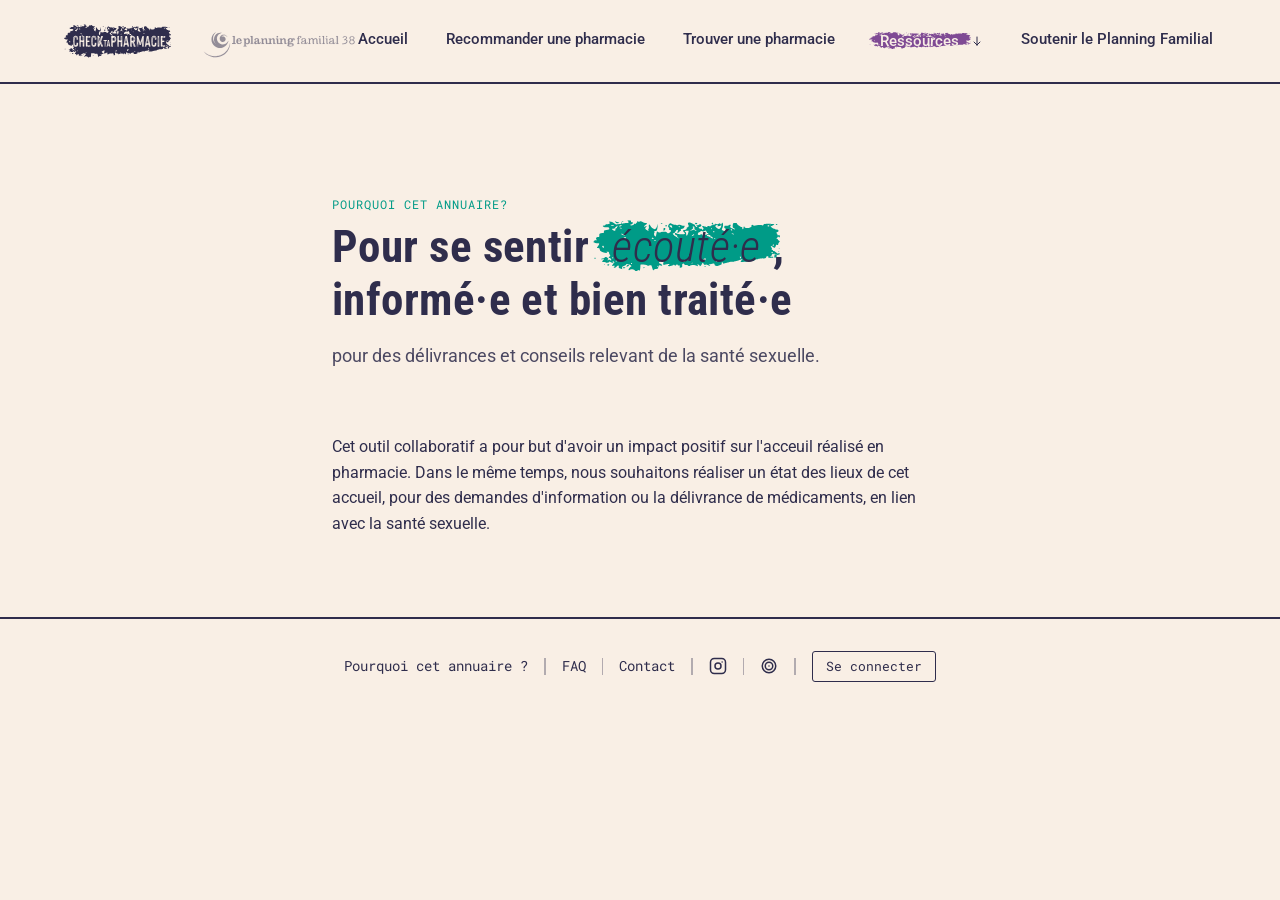
<file: ressources/pourquoi.html>
<!DOCTYPE html>
<html lang="fr">
<head>
<meta charset="UTF-8">
<meta name="viewport" content="width=device-width, initial-scale=1.0">
<title>Pourquoi cet annuaire? - Checktapharmacie</title>
<link rel="preconnect" href="https://fonts.googleapis.com">
<link rel="preconnect" href="https://fonts.gstatic.com" crossorigin>
<link href="https://fonts.googleapis.com/css2?family=Roboto:ital,wght@0,300;0,400;0,500;0,700;1,400&family=Roboto+Condensed:wght@400;600;700&family=Roboto+Mono:wght@400;500&display=swap" rel="stylesheet">
<link rel="stylesheet" href="../css/styles.css">
<script src="../js/layout.js" defer></script>
</head>
<body>

<site-header></site-header>

<main>
  <article class="content">

    <header class="content__intro">
      <span class="content__eyebrow">Pourquoi cet annuaire?</span>
            <h1 class="content__title">Pour se sentir <span class="chalk chalk--teal">écouté·e</span>, informé·e et bien traité·e</h1>
      <p class="content__lead">pour des délivrances et conseils relevant de la santé sexuelle. </p>
    </header>

    <p>Cet outil collaboratif a pour but d'avoir un impact positif sur l'acceuil réalisé en pharmacie. Dans le même temps, nous souhaitons réaliser un état des lieux de cet accueil, pour des demandes d'information ou la délivrance de médicaments, en lien avec la santé sexuelle.
</p>

  </article>
</main>

<site-footer></site-footer>

</body>
</html>
</file>
<file: css/styles.css>
/* ============================================================
   1. TOKENS — variables de design (couleurs, typo, espacements)
   ============================================================ */
:root{
  /* couleurs */
  --violet: #7f4a94;
  --violet-dark: #5f3670;
  --teal: #009b87;
  --ink: #2f2d4c;
  --cream: #f9efe5;
  --cream-soft: #f3e4d4;

  /* couleurs de page par défaut (adaptables par section) */
  --page-bg: var(--cream);
  --page-fg: var(--ink);

  /* typo */
  --font-body: 'Roboto', sans-serif;
  --font-title: 'Roboto Condensed', sans-serif;
  --font-mono: 'Roboto Mono', monospace;

  /* rythme */
  --gap-xs: .5rem;
  --gap-sm: 1rem;
  --gap-md: 2rem;
  --gap-lg: 4rem;
  --gap-xl: 7rem;

  --header-h: 84px;
}

*{ box-sizing: border-box; }
site-header, site-footer{ display: block; }
html{ scroll-behavior: smooth; }
body{
  margin:0;
  font-family: var(--font-body);
  background: var(--page-bg);
  color: var(--page-fg);
  -webkit-font-smoothing: antialiased;
}
img{ max-width:100%; display:block; }
a{ color: inherit; text-decoration: none; }
h1,h2,h3{
  font-family: var(--font-title);
  font-weight: 700;
  margin: 0;
  letter-spacing: .01em;
}
p{ margin:0; line-height: 1.6; }
:focus-visible{ outline: 3px solid var(--teal); outline-offset: 3px; }
@media (prefers-reduced-motion: reduce){
  *{ animation-duration: .001ms !important; transition-duration: .001ms !important; scroll-behavior: auto !important; }
}

/* ============================================================
   2. ICÔNES — sprite externe (assets/icons/sprite.svg)
   Toute icône affichée via <svg class="icon"><use href="..."/></svg>
   hérite automatiquement de la couleur du texte (currentColor).
   Pour changer une icône : éditer assets/icons/sprite.svg, rien
   à toucher ici.
   ============================================================ */
.icon{
  display:inline-block;
  vertical-align: middle;
  width: 1em;
  height: 1em;
  fill: none;
  flex-shrink: 0;
}

/* ============================================================
   3. SIGNATURE — effet "craie" (chalk)
   Le trait de surlignage vient d'un fichier SVG externe
   (assets/graphics/chalk-*.svg). Pour changer la forme du trait,
   éditer ces fichiers — la classe CSS n'a rien à changer.
   ============================================================ */
.chalk{
  position: relative;
  display: inline-block;
  font-weight: 300;
  font-style: italic;
  padding: 0 .28em;
  z-index: 0;
}
.chalk::before{
  content:"";
  position:absolute;
  top: 50%;
  height: 1.15em;
  transform: translateY(-52%);
  right: -4%;
  width: 108%;
  max-width: 4.6em;
  z-index:-1;
  background-repeat: no-repeat;
  background-position: 0 0;
  background-size: 100% 100%;
}
.chalk--violet::before{ background-image: url("../assets/graphics/chalk-violet.svg"); }
.chalk--teal::before{   background-image: url("../assets/graphics/chalk-teal.svg"); }
.chalk--ink::before{    background-image: url("../assets/graphics/chalk-ink.svg"); }
.chalk--dark-cream::before{    background-image: url("../assets/graphics/chalk-dark-cream.svg"); }

.chalk--onviolet{
  color: #f9efe5;
  font-weight: 500;
  font-style: normal;
}
.chalk--onviolet::before{
  background-image: url("../assets/graphics/chalk-violet.svg");
  background-repeat: no-repeat;
  background-position: 0 0;
  background-size: 100% 100%;
  top: 50%;
  height: 1.15em;
  transform: translateY(-52%);
  right: -4%;
  width: 108%;
  max-width: none;
}
/* ============================================================
   4. BANDEAU SUPÉRIEUR
   ============================================================ */
site-header{
  position: sticky;
  top:0;
  z-index: 1000;
  height: var(--header-h);
  background: var(--page-bg);
  color: var(--page-fg);
  border-bottom: 2px solid currentColor;
  display:flex;
  align-items:center;
  justify-content: space-between;
  padding: 0 var(--gap-lg);
  transition: background .3s ease, color .3s ease;
}
.header__logos{
  display:flex;
  align-items:center;
  gap: var(--gap-md);
}
.logo{
  display:flex;
  align-items:center;
  gap:.5rem;
  font-family: var(--font-title);
  font-weight:700;
  font-size: 1.15rem;
}
.logo img{
  height:50px;
}
.logo--secondary{ opacity:.5; font-size:.95rem; }

.nav{
  display:flex;
  align-items:center;
  gap: var(--gap-md);
}
.nav__list{
  list-style:none;
  display:flex;
  gap: var(--gap-md);
  margin:0; padding:0;
}
.nav__link{
  font-size:.95rem;
  font-weight:500;
  padding:.4em .2em;
  position:relative;
  white-space:nowrap;
  display:inline-flex;
  align-items:center;
}
.nav__link[aria-current="page"] .chalk{ padding:.15em .5em; }
.nav__link .icon{ width:12px; height:12px; margin-left:4px; }

.nav__item--dropdown{ position:relative; }
.nav__dropdown{
  list-style:none;
  margin:0; padding:.6rem;
  position:absolute;
  top: 100%;
  left:50%;
  transform: translateX(-50%);
  background: var(--cream);
  color: var(--ink);
  border:2px solid var(--ink);
  border-radius: 4px;
  min-width: 240px;
  display:none;
  flex-direction:column;
  gap:.15rem;
}
.nav__item--dropdown:hover .nav__dropdown,
.nav__item--dropdown:focus-within .nav__dropdown{ display:flex; }
.nav__dropdown a{
  display:block;
  padding:.5rem .7rem;
  font-size:.9rem;
  border-radius:3px;
}
.nav__dropdown a:hover{ background: var(--cream-soft); }
.nav__dropdown .nav__sublabel{
  font-family: var(--font-mono);
  font-size:.68rem;
  text-transform:uppercase;
  letter-spacing:.06em;
  opacity:.55;
  padding:.5rem .7rem 0;
}

.nav__login{
  font-family: var(--font-mono);
  font-size:.82rem;
  border:1.5px solid currentColor;
  padding:.45em 1em;
  border-radius: 3px;
}
.nav__login:hover{ background: var(--ink); color: var(--cream); border-color: var(--ink); }

.nav__burger{ display:none; background:none; border:none; cursor:pointer; padding:.5rem; }
.nav__burger span{ display:block; width:24px; height:2px; background: currentColor; margin:5px 0; }

/* ============================================================
   5. PAGE D'ACCUEIL — hero minimaliste
   ============================================================ */
.hero{
  min-height: calc(100vh - var(--header-h));
  display:flex;
  flex-direction:column;
  align-items:center;
  justify-content:center;
  text-align:center;
  padding: var(--gap-xl) var(--gap-md);
  gap: var(--gap-md);
}
.hero__title{
  font-size: clamp(2.4rem, 5vw, 4.2rem);
  line-height:1.05;
  max-width: 16ch;
}
.hero__subtitle{
  font-size: clamp(1.05rem, 1.6vw, 1.3rem);
  max-width: 46ch;
  color: var(--ink);
  opacity:.8;
}
.hero__actions{
  display:flex;
  gap: var(--gap-sm);
  margin-top: var(--gap-sm);
  flex-wrap: wrap;
  justify-content:center;
}

/* Bouton — bloc réutilisable */
.btn{
  display:inline-flex;
  align-items:center;
  gap:.7rem;
  font-family: var(--font-body);
  font-weight:500;
  font-size:1rem;
  padding: 1em 1.6em;
  border-radius: 4px;
  border:2px solid transparent;
  cursor:pointer;
  transition: transform .15s ease, opacity .15s ease;
}
.btn:hover{ transform: translateY(-2px); }
.btn .icon{ width:22px; height:22px; }
.btn--ink{ background: var(--ink); color: var(--cream); }
.btn--ink:hover{ opacity:.9; }
.btn--violet{ background: var(--violet); color: var(--cream); }
.btn--violet:hover{ opacity: .9; }
.btn--outline{ background:transparent; border-color: var(--ink); color: var(--ink); }

.scroll-cue{
  font-family: var(--font-mono);
  font-size:.75rem;
  letter-spacing:.08em;
  text-transform:uppercase;
  opacity:.6;
  display:flex;
  flex-direction:column;
  align-items:center;
  gap:.4rem;
}
.scroll-cue .icon{ width:16px; height:16px; animation: bob 1.6s ease-in-out infinite; }
@keyframes bob{ 0%,100%{ transform:translateY(0);} 50%{ transform:translateY(6px);} }

/* ============================================================
   6. SECTION SOMBRE — révélée au scroll (fond ink, texte crème)
   ============================================================ */
.section--ink{
  --page-bg: var(--ink);
  --page-fg: var(--cream);
  background: var(--ink);
  color: var(--cream);
  padding: var(--gap-xl) var(--gap-lg);
}
.section__head{
  max-width: 60ch;
  margin: 0 auto var(--gap-lg);
  text-align:center;
}
.section__eyebrow{
  font-family: var(--font-mono);
  font-size:.78rem;
  letter-spacing:.1em;
  text-transform:uppercase;
  color: var(--teal);
  display:block;
  margin-bottom: var(--gap-xs);
}
.section__title{ font-size: clamp(1.8rem, 3vw, 2.6rem); }

/* Bloc — composant réutilisable partout : icône + titre + texte + lien */
.blocs{
  display:grid;
  grid-template-columns: repeat(auto-fit, minmax(240px, 1fr));
  gap: var(--gap-md);
  max-width: 1100px;
  margin: 0 auto;
}
.bloc{
  display:flex;
  flex-direction:column;
  gap: var(--gap-xs);
  padding: var(--gap-md);
  border: 1.5px solid rgba(249,239,229,.25);
  border-radius: 6px;
}
.bloc__icon{
  width:40px; height:40px;
  border-radius:50%;
  background: var(--teal);
  color: var(--ink);
  display:flex; align-items:center; justify-content:center;
  margin-bottom:.3rem;
}
.bloc__icon .icon{ width:20px; height:20px; }
.bloc__title{ font-family: var(--font-title); font-size:1.15rem; font-weight:700; }
.bloc__text{ font-size:.95rem; opacity:.85; }
.bloc__link{
  margin-top:.4rem;
  font-family: var(--font-mono);
  font-size:.82rem;
  color: var(--teal);
  display:inline-flex;
  align-items:center;
  gap:.3rem;
}

/* ============================================================
   7. BANDEAU INFÉRIEUR
   ============================================================ */
site-footer{
  background: var(--page-bg);
  color: var(--page-fg);
  border-top: 2px solid currentColor;
  padding: var(--gap-md) var(--gap-lg);
  display:flex;
  align-items:center;
  justify-content:center;
  flex-wrap:wrap;
  gap: 0;
}
.footer__list{
  list-style:none;
  display:flex;
  align-items:center;
  margin:0; padding:0;
}
.footer__list li{
  display:flex;
  align-items:center;
}
.footer__list li:not(:last-child)::after{
  content:"";
  width:1.5px;
  height:1.1em;
  background: currentColor;
  opacity:.35;
  margin: 0 var(--gap-sm);
}
.footer__link{
  font-size:.85rem;
  font-family: var(--font-mono);
  display:flex;
  align-items:center;
  gap:.4rem;
}
.footer__link .icon{ width:18px; height:18px; }
.footer__link:hover{ opacity:.7; }

/* ============================================================
   8. PAGE TEXTE — page d'intro avant un lien (ex: Recommander une
   pharmacie). Réutilisable pour toute page "texte + bouton"
   (Ressources, Que faire en cas d'abus, etc.)
   ============================================================ */
.content{
  max-width: 680px;
  margin: 0 auto;
  padding: var(--gap-xl) var(--gap-md) var(--gap-lg);
}
.content__title{
  font-size: clamp(2rem, 4vw, 2.8rem);
  margin-bottom: var(--gap-sm);
}
.content__lead{
  font-size: 1.1rem;
  opacity: .85;
  margin-bottom: var(--gap-xs);
}
.content p{
  margin-bottom: var(--gap-sm);
}
.content__notice{
  font-family: var(--font-mono);
  font-size: .78rem;
  text-transform: uppercase;
  letter-spacing: .08em;
  color: var(--violet);
  display: block;
  margin: var(--gap-md) 0 var(--gap-xs);
}
.content ul{
  list-style: none;
  margin: 0 0 var(--gap-md);
  padding: 0;
  display: flex;
  flex-direction: column;
  gap: var(--gap-sm);
}
.content li{
  position: relative;
  padding-left: 1.4em;
  line-height: 1.6;
}
.content li::before{
  content: "";
  position: absolute;
  left: 0;
  top: .5em;
  width: .5em;
  height: .5em;
  border-radius: 50%;
  background: var(--teal);
}
.content strong{ font-weight: 700; }
.content a{
/*   color: var(--violet); */
  text-decoration: underline;
  text-underline-offset: .15em;
}
.content a:hover{ color: var(--violet-dark); }
.content__cta{
  margin-top: var(--gap-lg);
  text-align: center;
}

.content__eyebrow{
  font-family: var(--font-mono);
  font-size: .78rem;
  letter-spacing: .08em;
  text-transform: uppercase;
  color: var(--teal);
  display: block;
  margin-bottom: var(--gap-xs);
}
.content__intro{
  text-align: left;
  margin-bottom: var(--gap-lg);
}
.content__meta{
  list-style: none;
  display: flex;
  gap: .6rem;
  justify-content: left;
  flex-wrap: wrap;
  margin: var(--gap-sm) 0 0;
  padding: 0;
}
.content__meta li{
  display: flex;
  align-items: left;
  gap: .4rem;
  font-family: var(--font-mono);
  font-size: .78rem;
  padding: .45em 1em;
  border: 1.5px solid var(--ink);
  border-radius: 999px;
}
.content__meta .icon{ width: 14px; height: 14px; }

.content__callout{
  background: rgba(127,74,148,.08);
  border: 1.5px solid var(--violet);
  border-radius: 6px;
  padding: var(--gap-sm);
  margin: 0 0 var(--gap-lg);
}
.content__callout p{ font-size: .92rem; opacity: .75; }
.content__callout strong{ color: var(--violet); }

.btn--lg{
  font-size: 1.05rem;
  padding: 1.1em 2.2em;
}
.content__cta-note{
  margin-top: .9rem;
  font-family: var(--font-mono);
  font-size: .76rem;
  opacity: .55;
}
#callout-pharmaciens:focus-visible{ outline: 2px solid var(--teal); outline-offset: 2px; }
.content__card{
  background: var(--cream-soft);
  border-left: 4px solid var(--violet);
  border-radius: 6px;
  padding: var(--gap-sm) var(--gap-sm) calc(var(--gap-sm) - .5rem);
  margin: var(--gap-sm) 0;
}
.content__card .content__notice{ margin-top: 0; }
.content__card ul{ margin-bottom: 0; }

/* ============================================================
   10. FORMULAIRE — composants réutilisables
   (questionnaire, futur formulaire de contact, etc.)
   ============================================================ */
.form-error{
  background: rgba(127,74,148,.1);
  border: 1.5px solid var(--violet);
  border-radius: 6px;
  padding: 1em 1.3em;
  font-size: .9rem;
  margin-bottom: var(--gap-lg);
}
.form-section{ margin-bottom: var(--gap-xl); }
.form-section__title{
  font-size: 1.3rem;
  margin-bottom: var(--gap-xs);
}
.form-section__hint{
  font-size: .92rem;
  opacity: .65;
  margin-bottom: var(--gap-md);
}
.form-question{ margin-bottom: var(--gap-lg); }
.form-question__label{
  display: block;
  font-family: var(--font-title);
  font-weight: 700;
  font-size: 1.05rem;
  margin-bottom: .7rem;
}
.form-question__label .required{ color: var(--violet); margin-left: .2em; }
.form-question__desc{ font-size: .92rem; margin: -.3rem 0 .7rem; font-weight: 400; font-family: var(--font-body); }
.form-question__optional{
  font-family: var(--font-mono);
  font-size: .75rem;
  font-weight: 400;
  color: #8a8598;
  margin-right: .5em;
}
.choice-desc{
  font-size: .85rem;
  opacity: .8;
  margin-top: .6rem;
  padding: .6em .8em;
  background: var(--cream-soft);
  border-radius: 4px;
}
.form-input, .form-select, .form-textarea{
  width: 100%;
  padding: .8em 1em;
  border: 1.5px solid var(--ink);
  border-radius: 4px;
  font-family: var(--font-body);
  font-size: 1rem;
  background: var(--cream);
  color: var(--ink);
}
.form-select{
  appearance: none;
  background-image: url("data:image/svg+xml,%3Csvg xmlns='http://www.w3.org/2000/svg' viewBox='0 0 24 24' fill='none' stroke='%232f2d4c' stroke-width='2'%3E%3Cpath d='M6 9l6 6 6-6'/%3E%3C/svg%3E");
  background-repeat: no-repeat;
  background-position: right 1em center;
  background-size: 18px;
  padding-right: 2.6em;
}
.form-textarea{ resize: vertical; min-height: 6em; font-family: var(--font-body); }

/* Groupe de choix uniques en "pilules" (raison de la visite, recommandation) */
.choice-group{ display: flex; flex-wrap: wrap; gap: .6rem; }
.choice-group input{ position: absolute; opacity: 0; pointer-events: none; }
.choice-group label{
  cursor: pointer;
  padding: .7em 1.3em;
  border: 1.5px solid var(--ink);
  border-radius: 999px;
  font-size: .92rem;
  transition: background .15s ease, color .15s ease;
}
.choice-group input:checked + label{ background: var(--ink); color: var(--cream); }
.choice-group input:focus-visible + label{ outline: 3px solid var(--teal); outline-offset: 2px; }

/* Grille de cases à cocher (question "Pour") */
.checkbox-grid{
  display: grid;
  grid-template-columns: repeat(auto-fill, minmax(260px, 1fr));
  gap: .3rem .8rem;
}
.checkbox-grid label{
  display: flex;
  align-items: flex-start;
  gap: .6rem;
  font-size: .92rem;
  cursor: pointer;
  padding: .55em .6em;
  border-radius: 4px;
}
.checkbox-grid label:hover{ background: var(--cream-soft); }
.checkbox-grid input[type="checkbox"]{
  margin-top: .2em;
  width: 18px; height: 18px;
  accent-color: var(--teal);
  flex-shrink: 0;
}
.form-question__reveal{ margin-top: .6rem; }
.form-question__reveal[hidden]{ display: none; }

/* Échelle graduée colorée (accord/désaccord) */
.scale{ display: flex; align-items: center; gap: .8rem; flex-wrap: wrap; }
.scale__end{
  position: relative;
  display: inline-block;
  font-family: var(--font-mono);
  font-size: .86rem;
  padding: .15em .45em;
  max-width: 190px;
  z-index: 0;
}
.scale__end::before{
  content: "";
  position: absolute;
  top: 50%;
  height: 1.15em;
  transform: translateY(-52%);
  right: -4%;
  width: 108%;
  z-index: -1;
  background-repeat: no-repeat;
  background-position: 0 0;
  background-size: 100% 100%;
  background-image: url("../assets/graphics/chalk-pale-violet.svg");
}
.scale__end--right{ text-align: right; }
.scale__end--right::before{
  background-image: url("../assets/graphics/chalk-pale-teal.svg");
}
.scale__options{ display: flex; gap: .5rem; }
.scale__options input{ position: absolute; opacity: 0; }
.scale__options label{
  width: 40px; height: 40px;
  border-radius: 50%;
  border: 1.5px solid var(--ink);
  display: flex; align-items: center; justify-content: center;
  font-family: var(--font-mono);
  font-size: .86rem;
  cursor: pointer;
  transition: transform .15s ease;
}
.scale__options .scale__opt--1 label{ background: #ddc9e6; }
.scale__options .scale__opt--2 label{ background: #efe3f2; }
.scale__options .scale__opt--3 label{ background: var(--cream-soft); }
.scale__options .scale__opt--4 label{ background: #bfe3dd; }
.scale__options .scale__opt--5 label{ background: #8fd0c6; }
.scale__options input:checked + label{
  outline: 3px solid var(--ink);
  outline-offset: 2px;
  transform: scale(1.08);
}

/* Confirmation en fin de formulaire */
.form-confirmation{ text-align: center; padding: var(--gap-xl) var(--gap-md); }
.form-confirmation .icon{ width: 48px; height: 48px; color: var(--teal); margin-bottom: var(--gap-sm); }

/* ============================================================
   12. ANNUAIRE / CARTE
   ============================================================ */
/* Leaflet affiche ses tuiles comme des <img> classiques — la règle
   globale "img{max-width:100%}" plus haut les casse. On l'annule
   uniquement à l'intérieur de la carte. */
.leaflet-container img{ max-width: none; }

.map-filter{  display:flex;
  align-items:flex-end;
  gap: var(--gap-md);
  flex-wrap: wrap;
  margin-bottom: var(--gap-md);
}
.map-filter label{
  display:block;
  font-family: var(--font-mono);
  font-size:.78rem;
  text-transform:uppercase;
  letter-spacing:.05em;
  opacity:.7;
  margin-bottom: .35rem;
}
.map-filter select{ max-width: 260px; }

.map-wrap{
  border: 1.5px solid var(--ink);
  border-radius: 8px;
  overflow: hidden;
  margin-bottom: var(--gap-lg);
}
#map{ height: 470px; width: 100%; background: var(--cream-soft); }

.pharmacy-marker{
  display:flex; align-items:center; justify-content:center;
  filter: drop-shadow(0 2px 3px rgba(47,45,76,.35));
}

/* Liste des pharmacies visibles sur la carte */
.pharmacy-list{
  display:flex;
  flex-direction:column;
  gap: .6rem;
}
.pharmacy-list__empty{
  font-size:.9rem;
  opacity:.6;
  padding: var(--gap-md) 0;
  text-align:center;
}
.pharmacy-card{
  display:flex;
  align-items:center;
  justify-content:space-between;
  gap: var(--gap-sm);
  padding: .9rem 1.1rem;
  border: 1.5px solid var(--ink);
  border-radius: 6px;
}
.pharmacy-card:hover, .pharmacy-card:focus-visible{
  background: var(--cream-soft);
  transform: translateX(2px);
}
.pharmacy-list__hint{
  font-size: .78rem;
  opacity: .6;
  margin: -.3rem 0 .8rem;
}
.pharmacy-list__critere-active{
  font-family: var(--font-mono);
  font-size: .78rem;
  color: var(--violet);
  margin: -.3rem 0 .8rem;
}
.pharmacy-card__name{ font-family: var(--font-title); font-weight:700; font-size:1rem; margin:0; }
.pharmacy-card__address{ font-size:.82rem; opacity:.65; margin: .15rem 0 0; }
.pharmacy-card__score{
  flex-shrink:0;
  width:44px; height:44px;
  border-radius:50%;
  border: 2.5px solid currentColor;
  display:flex; align-items:center; justify-content:center;
  font-family: var(--font-mono);
  font-weight:500;
  font-size:.95rem;
}

/* Barre de notation type colormap avec pointeur */
.rating-bar{
  position: relative;
  height: 8px;
  border-radius: 999px;
  margin: .35rem 0 .1rem;
}
.rating-bar__track{
  position:absolute; inset:0;
  border-radius:999px;
  opacity: .3;
}
.rating-bar--criteria .rating-bar__track{ background: linear-gradient(to right, #c85a50, #5c9c6c); }
.rating-bar--average .rating-bar__track{ background: linear-gradient(to right, #d48c40, #5c9c6c); }
.rating-bar__pointer{
  position:absolute; top:50%;
  width:16px; height:16px;
  border-radius:50%;
  border: 2px solid var(--cream);
  box-shadow: 0 0 0 1px rgba(47,45,76,.25);
  transform: translate(-50%,-50%);
}
.rating-bar--lg{ height: 12px; }
.rating-bar--lg .rating-bar__pointer{ width:20px; height:20px; }

/* Contenu de la popup Leaflet (pharmacie sélectionnée) */
.pharmacy-popup{ font-family: var(--font-body); color: var(--ink); min-width: 220px; }
.pharmacy-popup__name{ font-family: var(--font-title); font-weight:700; font-size:1.1rem; margin:0; }
.pharmacy-popup__address{ font-size:.75rem; color:#8a8598; margin:.15rem 0 .7rem; }
.pharmacy-popup__score{
  font-family: var(--font-mono);
  font-size: 1.8rem;
  font-weight:500;
  line-height:1;
}
.pharmacy-popup__score span{ font-size:1rem; opacity:.6; }
.pharmacy-popup__criteria{ margin-top: .9rem; display:flex; flex-direction:column; gap:.5rem; }
.pharmacy-popup__criterion-head{
  display:flex; justify-content:space-between;
  font-size:.8rem;
}
.pharmacy-popup__criterion-head strong{ font-family: var(--font-mono); font-weight:500; }
.pharmacy-popup__meta{
  margin-top:.8rem;
  display:flex; flex-direction:column; gap:.3rem;
}
.badge{
  display:inline-flex;
  align-self:flex-start;
  font-family: var(--font-mono);
  font-size:.7rem;
  padding: .25em .7em;
  border-radius:999px;
  border: 1px solid var(--ink);
  opacity:.75;
}
.badge--warn{
  border-color: var(--violet);
  background: rgba(127,74,148,.1);
  color: var(--violet-dark);
  opacity:1;
}
/* Surcharge Leaflet pour coller au design (fond crème, coins doux) */
.leaflet-popup-content-wrapper{ background: var(--cream); border-radius: 8px; }
.leaflet-popup-tip{ background: var(--cream); }
.leaflet-popup-content{ max-height: 60vh; overflow-y: auto; }

/* ============================================================
   13. RESPONSIVE
   ============================================================ */

@media (max-width: 880px){
  site-header{ padding: 0 var(--gap-sm); }
  .logo--secondary{ display:none; }
  .nav__list{
  display: none;
  position: absolute;
  top: 100%;
   width: 100%;
  left: 0;
  right: 0;
  flex-direction: column;
  gap: 0;
  background: var(--page-bg);
  border-bottom: 2px solid var(--ink);
  padding: var(--gap-sm);
  z-index: 999;
  }
  .nav__dropdown{
  display: none;
  position: static;
  transform: none;
  border: none;
  background: transparent;
  padding: .3rem 0 .3rem var(--gap-sm);
  margin: 0;
  min-width: 0;
  width: 100%;
}
.nav__item--dropdown.is-open .nav__dropdown{
  display: flex;
  flex-direction: column;
}
  .nav__link{ display: block; padding: .9em .5em; }
  .nav__burger{ transition: transform .2s ease; }
  .nav.is-open .nav__burger{ transform: rotate(90deg); }
  .nav.is-open .nav__list{ display: flex; }
    .nav__burger{ display:block; }
  .hero{ padding: var(--gap-lg) var(--gap-sm); }
  .section--ink{ padding: var(--gap-lg) var(--gap-sm); }
  site-footer{ padding: var(--gap-md) var(--gap-sm); }
  .footer__list{ flex-wrap:wrap; justify-content:center; row-gap: var(--gap-xs); }
  .scale{ flex-direction: column; align-items: flex-start; gap: .4rem; }
  .scale__end{ max-width: none; }
  .scale__end--right{ text-align: left; }
  #map{ height: min(75vh, 480px); }
  .pharmacy-card{ flex-wrap: wrap; }
  .map-filter{ flex-direction: row; flex-wrap: wrap; gap: .6rem; }
  .map-filter > div{ flex: 1 1 45%; min-width: 140px; }
  .map-filter select{
    width: 100%;
    max-width: 100%;
    overflow: hidden;
    text-overflow: ellipsis;
    white-space: nowrap;
  }
}


/* ============================================================
   14. ADMIN — connexion, tableau, badges
   ============================================================ */
.login-wrap{
  max-width: 380px;
  margin: 0 auto;
  padding: var(--gap-xl) 0;
}
.login-error{
  background: rgba(127,74,148,.1);
  border: 1.5px solid var(--violet);
  border-radius: 6px;
  padding: .8em 1em;
  font-size: .88rem;
  margin-bottom: var(--gap-md);
}

.admin-toolbar{
  display:flex;
  align-items:flex-end;
  justify-content: space-between;
  gap: var(--gap-md);
  flex-wrap: wrap;
  margin-bottom: var(--gap-md);
}
.admin-toolbar__filters{
  display:flex;
  align-items:flex-end;
  gap: var(--gap-md);
  flex-wrap: wrap;
}
.admin-toolbar__filters label{
  display:block;
  font-family: var(--font-mono);
  font-size:.78rem;
  text-transform:uppercase;
  letter-spacing:.05em;
  opacity:.7;
  margin-bottom: .35rem;
}
.admin-toolbar__filters select{ width:auto; max-width: 220px; }


.admin-table{
  width: 100%;
  border-collapse: collapse;
  font-size: .9rem;
}
.admin-table th{
  text-align: left;
  font-family: var(--font-mono);
  font-size: .74rem;
  text-transform: uppercase;
  letter-spacing: .05em;
  opacity: .65;
  padding: .6em .8em;
  border-bottom: 2px solid var(--ink);
  white-space: nowrap;
}
.admin-table th[data-sortable]{
  cursor: pointer;
  user-select: none;
}
.admin-table th[data-sortable]:hover{ opacity: 1; }
.admin-table th .sort-arrow{ font-size: .7em; margin-left: .3em; opacity: .6; }
.admin-table td{
  padding: .7em .8em;
  border-bottom: 1px solid rgba(47,45,76,.12);
  vertical-align: top;
}
.admin-table tr:hover td{ background: var(--cream-soft); }
.admin-table__name{ font-weight: 500; }
.admin-table__address{ font-size: .8rem; opacity: .6; margin-top: .1rem; }
.admin-table__score{
  font-family: var(--font-mono);
  font-weight: 500;
  display: inline-flex;
  align-items: center;
  justify-content: center;
  width: 2.6em;
  height: 2.6em;
  border-radius: 50%;
  border: 2px solid currentColor;
}

.badge-toggles{
  display: flex;
  flex-wrap: wrap;
  gap: .35rem;
  max-width: 220px;
}
.badge-toggle{
  font-family: var(--font-mono);
  font-size: .72rem;
  padding: .3em .7em;
  border-radius: 999px;
  border: 1.5px solid var(--ink);
  background: transparent;
  color: var(--ink);
  cursor: pointer;
  opacity: .5;
  transition: opacity .15s ease, background .15s ease, color .15s ease;
}
.badge-toggle:hover{ opacity: .8; }
.badge-toggle.is-active{ opacity: 1; }
.badge-toggle[data-badge="liste_noire"].is-active{ background: var(--ink); color: var(--cream); border-color: var(--ink); }
.badge-toggle[data-badge="carton_rouge"].is-active{ background: #c85a50; color: #fff; border-color: #c85a50; }
.badge-toggle[data-badge="contactee"].is-active{ background: var(--teal); color: #fff; border-color: var(--teal); }
.badge-toggle[data-badge="a_tester"].is-active{ background: var(--violet); color: #fff; border-color: var(--violet); }

.admin-table__empty{
  text-align: center;
  padding: var(--gap-lg) 0;
  opacity: .6;
}
.admin-table__rawlink{
  font-family: var(--font-mono);
  font-size: .78rem;
  color: var(--violet);
  text-decoration: underline;
  text-underline-offset: .15em;
  white-space: nowrap;
}
.admin-table__rawlink:hover{ color: var(--violet-dark); }

.admin-table tr[data-clickable]{ cursor: pointer; }

.admin-detail-row td{
  background: var(--cream-soft);
  color: var(--ink);
  padding: var(--gap-md);
}
.admin-detail-row .rating-bar__track{ opacity: .3; }
.admin-detail-row .pharmacy-popup__address{ color: #8a8598; }
.admin-detail-row .badge{ border-color: var(--ink); color: var(--ink); }

.admin-map-toggle{
  font-family: var(--font-mono);
  font-size: .82rem;
  border: 1.5px solid var(--ink);
  border-radius: 4px;
  padding: .5em 1em;
  background: transparent;
  cursor: pointer;
}
.admin-map-toggle:hover{ background: var(--cream-soft); }
.admin-map-wrap{ margin-bottom: var(--gap-md); }
.admin-map-wrap[hidden]{ display: none; }

.admin-table__comment-input{
  display: block;
  width: 220px;
  max-width: 100%;
  padding: .5em .7em;
  border: 1.5px solid var(--ink);
  border-radius: 4px;
  font-family: var(--font-body);
  font-size: .85rem;
  background: var(--cream);
  color: var(--ink);
  resize: none;
  overflow: hidden;
  white-space: nowrap;
  text-overflow: ellipsis;
  line-height: 1.4;
  transition: white-space 0s, width .15s ease;
}
.admin-table__comment-input.is-expanded{
  width: 340px;
  white-space: pre-wrap;
  overflow: auto;
  text-overflow: clip;
}
.admin-table__comment-input:focus-visible{ outline: 2px solid var(--teal); }
.admin-table__comment-saved{
  font-family: var(--font-mono);
  font-size: .7rem;
  color: var(--teal);
  margin-top: .2rem;
  opacity: 0;
  transition: opacity .2s ease;
}
.admin-table__comment-saved.is-visible{ opacity: 1; }
</file>
